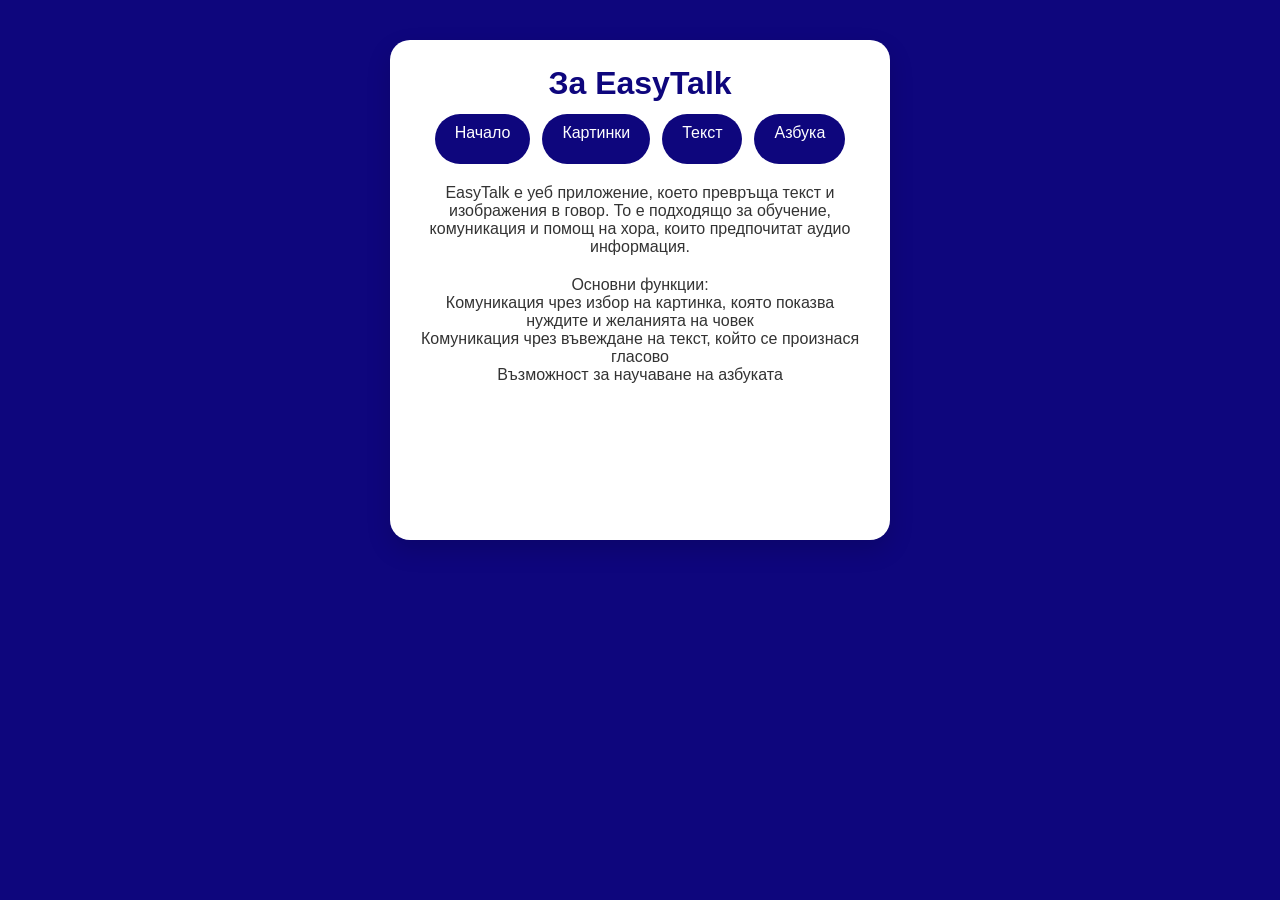
<file: about.html>
<!DOCTYPE html>
<html lang="bg">
<head>
    <meta charset="UTF-8">
    <meta name="viewport" content="width=device-width, initial-scale=1.0">
    <title>EasyTalk - За проекта</title>
    <link rel="stylesheet" href="style.css">
</head>
<body>
	
	<div class="container">
		<h1>За EasyTalk</h1>
	
		<div class="nav">
			<a href="index.html" class="btn">Начало</a>
			<a href="images.html" class="btn">Картинки</a>
			<a href="text.html" class="btn">Текст</a>
			<a href="alphabet.html" class="btn">Азбука</a>
		</div>

    <div class="card">
        <p>
            EasyTalk е уеб приложение, което превръща текст и изображения в говор.
            То е подходящо за обучение, комуникация и помощ на хора,
            които предпочитат аудио информация.
        </p>

        <p>
            Основни функции:
            <br>Комуникация чрез избор на картинка, която показва нуждите и желанията на човек
            <br>Комуникация чрез въвеждане на текст, който се произнася гласово
            <br>Възможност за научаване на азбуката
        </p>
    </div>
</div>

</body>
</html>
</file>
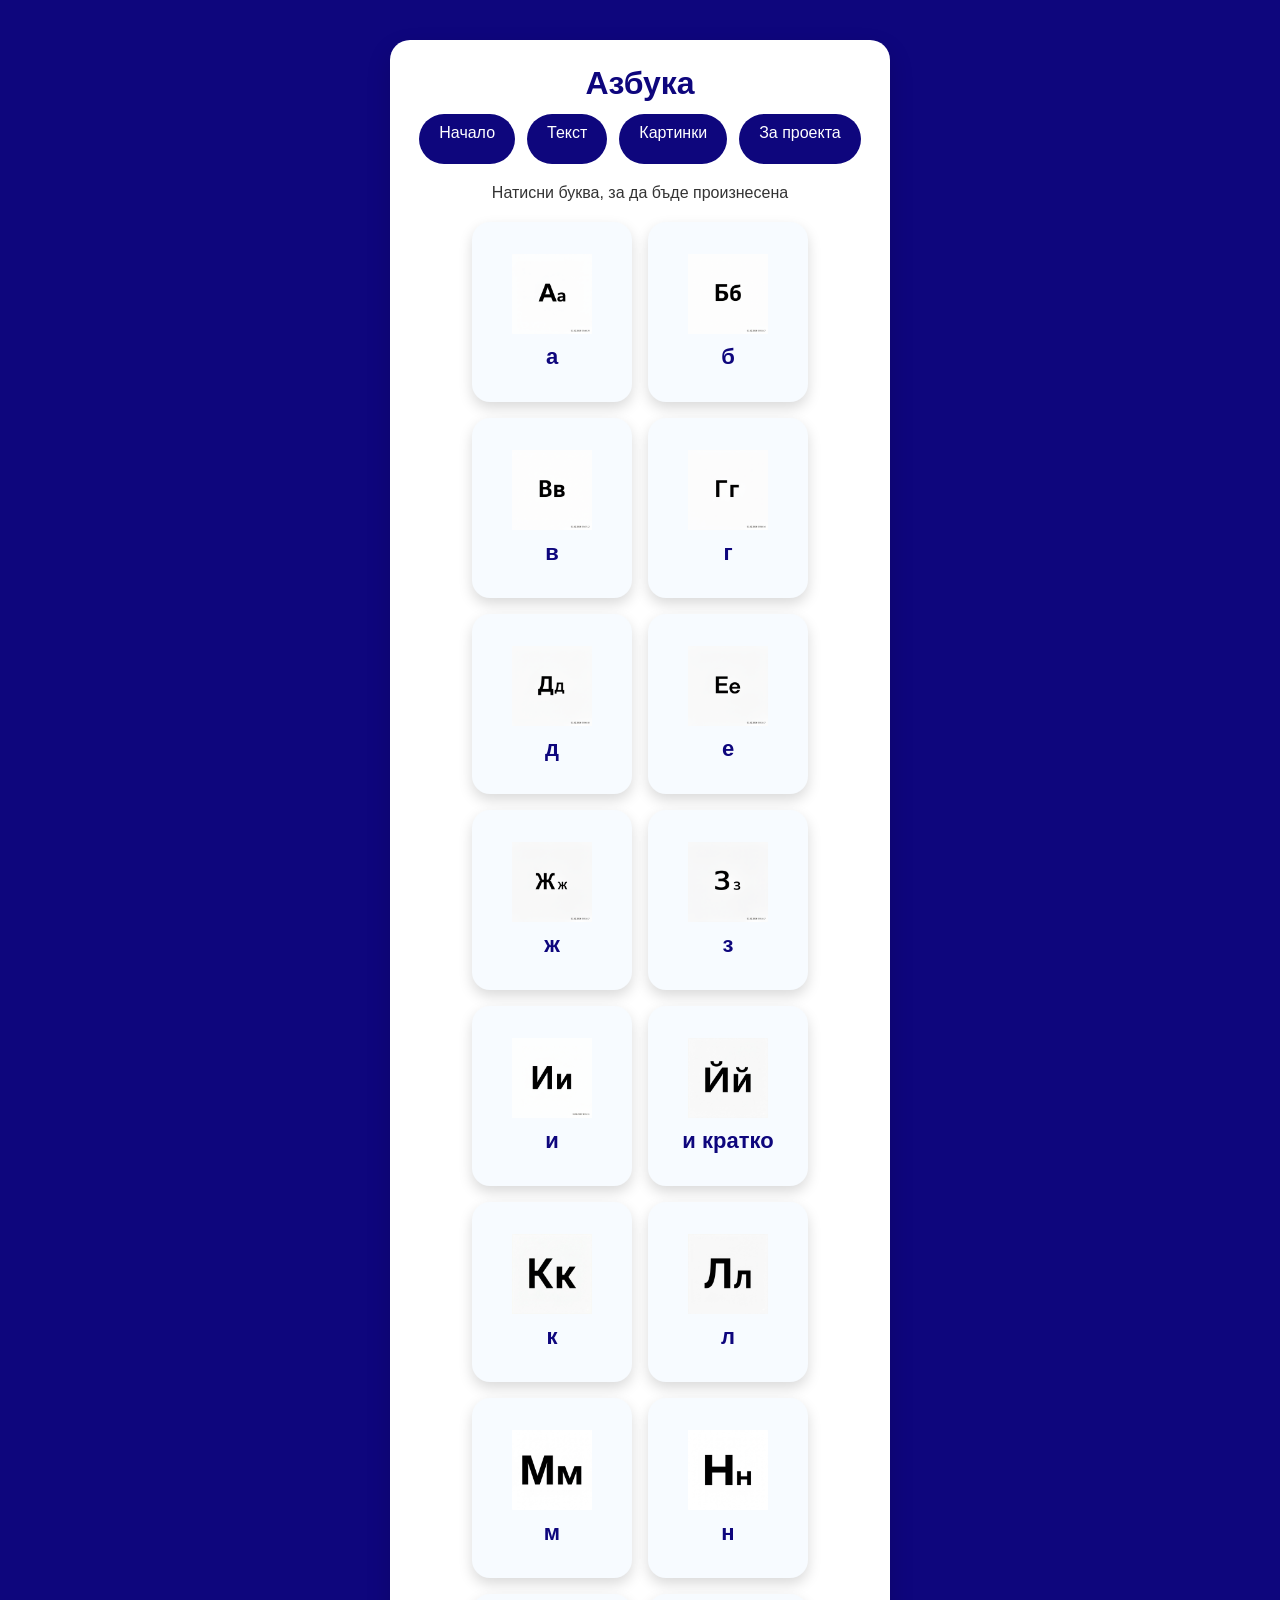
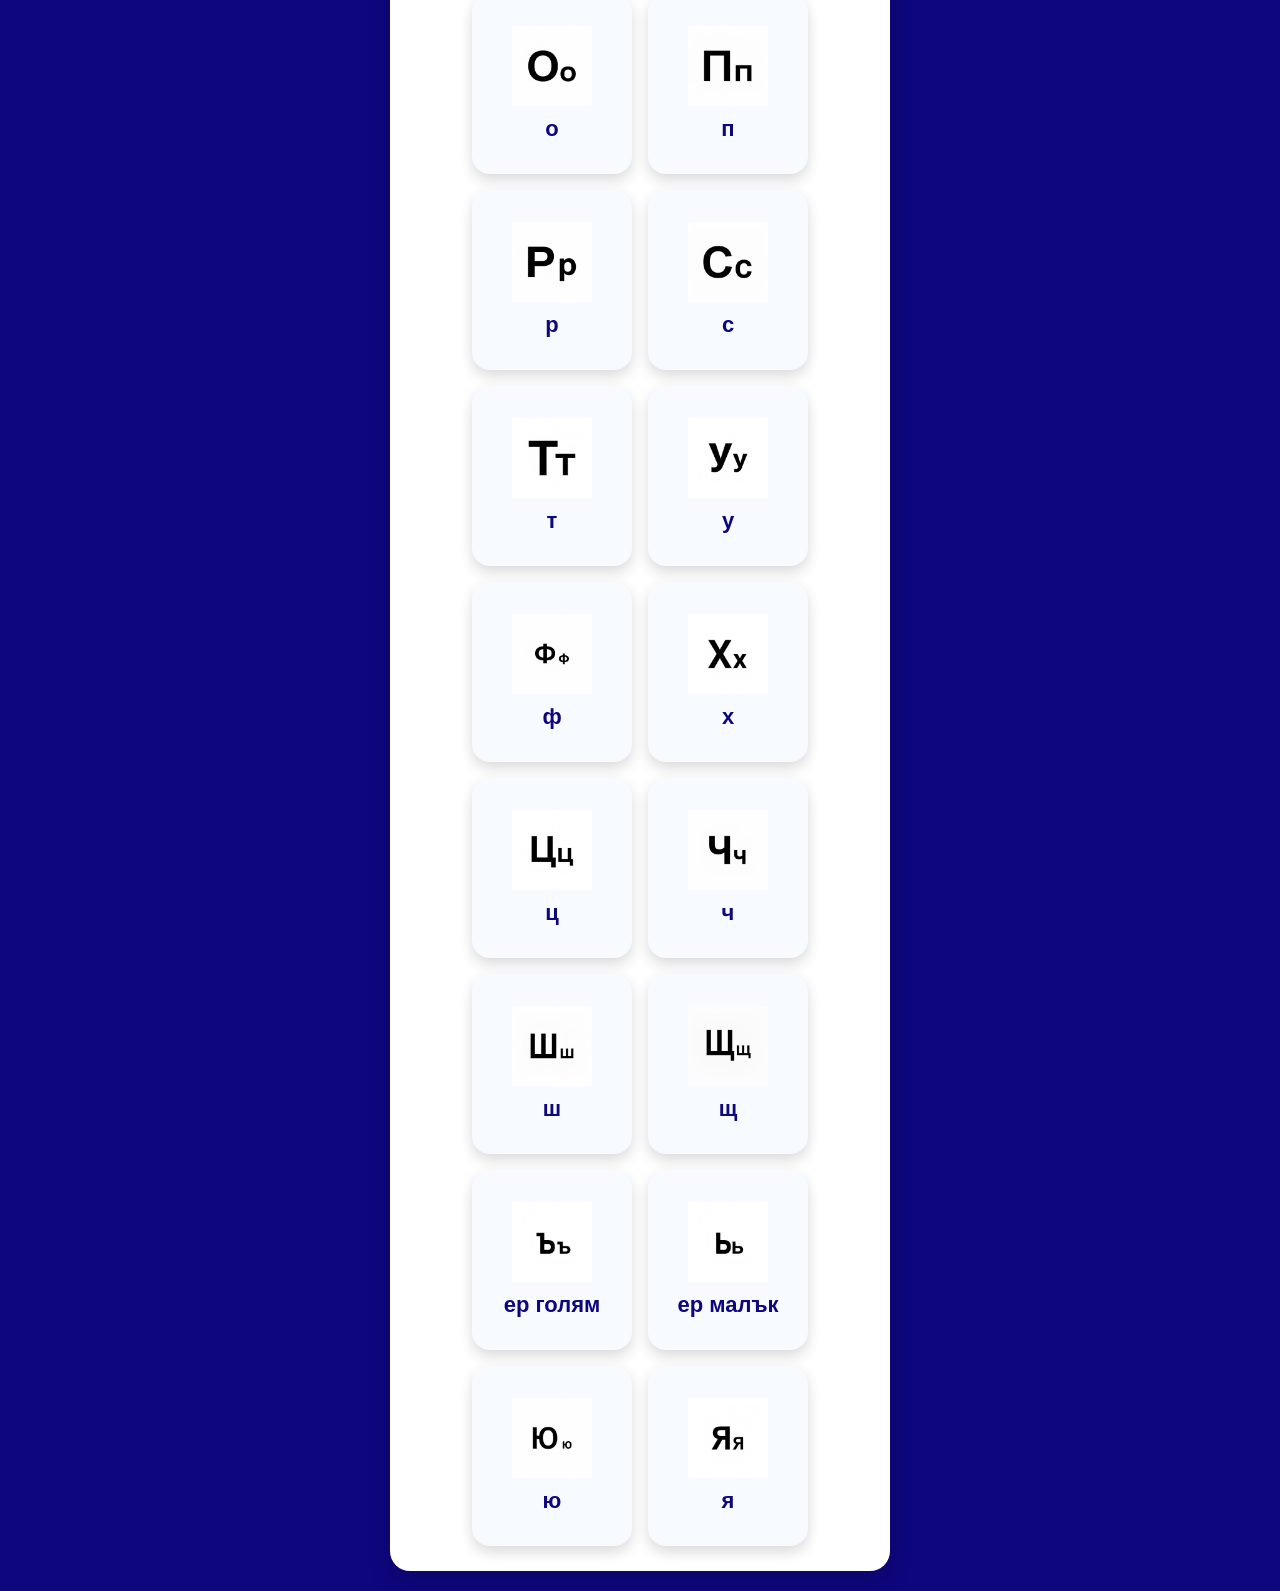
<file: alphabet.html>
<!DOCTYPE html>
<html lang="bg">
<head>
    <meta charset="UTF-8">
    <meta name="viewport" content="width=device-width, initial-scale=1.0">
	<meta name="referrer" content="no-referrer">
    <title>EasyTalk - Азбука</title>
    <link rel="stylesheet" href="style.css">
	<script src="js/tts.js" defer></script>
</head>
<body>

<div class="container">
    <h1>Азбука</h1>
	<div class="nav">
		<a href="index.html" class="btn">Начало</a>
        <a href="text.html" class="btn">Текст</a>
		<a href="images.html" class="btn">Картинки</a>
		<a href="about.html" class="btn">За проекта</a>
    </div>
    <p>Натисни буква, за да бъде произнесена</p>

    <div class="grid">

        <div class="image-card">
            <img src="alphabet/1_a.png" alt="а">
			<span>а</span>
        </div>
		<div class="image-card">
            <img src="alphabet/2_b.png" alt="б">
			<span>б</span>
        </div>
		<div class="image-card">
            <img src="alphabet/3_v.png" alt="в">
			<span>в</span>
        </div>
		<div class="image-card">
            <img src="alphabet/4_g.png" alt="г">
			<span>г</span>
        </div>
		<div class="image-card">
            <img src="alphabet/5_d.png" alt="д">
			<span>д</span>
        </div>
		<div class="image-card">
            <img src="alphabet/6_e.png" alt="е">
			<span>е</span>
        </div>
		<div class="image-card">
            <img src="alphabet/7_j.png" alt="ж">
			<span>ж</span>
        </div>
		<div class="image-card">
            <img src="alphabet/8_z.png" alt="з">
			<span>з</span>
        </div>
		<div class="image-card">
            <img src="alphabet/9_i.png" alt="и">
			<span>и</span>
        </div>
		<div class="image-card">
            <img src="alphabet/10_ikratko.png" alt="й">
			<span>и кратко</span>
        </div>
		<div class="image-card">
            <img src="alphabet/11_k.png" alt="к">
			<span>к</span>
        </div>
		<div class="image-card">
            <img src="alphabet/12_l.png" alt="л">
			<span>л</span>
        </div>
		<div class="image-card">
            <img src="alphabet/13_m.png" alt="м">
			<span>м</span>
        </div>
		<div class="image-card">
            <img src="alphabet/14_n.png" alt="н">
			<span>н</span>
        </div>
		<div class="image-card">
            <img src="alphabet/15_o.png" alt="о">
			<span>о</span>
        </div>
		<div class="image-card">
            <img src="alphabet/16_p.png" alt="п">
			<span>п</span>
        </div>
		<div class="image-card">
            <img src="alphabet/17_r.png" alt="р">
			<span>р</span>
        </div>
		<div class="image-card">
            <img src="alphabet/18_s.png" alt="с">
			<span>с</span>
        </div>
		<div class="image-card">
            <img src="alphabet/19_t.png" alt="т">
			<span>т</span>
        </div>
		<div class="image-card">
            <img src="alphabet/20_u.png" alt="у">
			<span>у</span>
        </div>
		<div class="image-card">
            <img src="alphabet/21_f.png" alt="ф">
			<span>ф</span>
        </div>
		<div class="image-card">
            <img src="alphabet/22_h.png" alt="х">
			<span>х</span>
        </div>
		<div class="image-card">
            <img src="alphabet/23_c.png" alt="ц">
			<span>ц</span>
        </div>
		<div class="image-card">
            <img src="alphabet/24_ch.png" alt="ч">
			<span>ч</span>
        </div>
		<div class="image-card">
            <img src="alphabet/25_sh.png" alt="ш">
			<span>ш</span>
        </div>
		<div class="image-card">
            <img src="alphabet/26_sht.png" alt="щ">
			<span>щ</span>
        </div>
		<div class="image-card">
            <img src="alphabet/27_y.png" alt="ъ">
			<span>ер голям</span>
        </div>
		<div class="image-card">
            <img src="alphabet/28_er_malyk.png" alt="ь">
			<span>ер малък</span>
        </div>
		<div class="image-card">
            <img src="alphabet/29_iu.png" alt="ю">
			<span>ю</span>
        </div>
		<div class="image-card">
            <img src="alphabet/30_q.png" alt="я">
			<span>я</span>
        </div>
    </div>

</div>

<audio id="audio"></audio>

<script>
const cards = document.querySelectorAll('.image-card');
const audio = document.getElementById('audio');

cards.forEach(card => {
    card.addEventListener('click', () => {
        const text = card.querySelector('span').innerText;

        const url =
          "https://translate.google.com/translate_tts?ie=UTF-8&tl=bg&client=tw-ob&q=" +
          encodeURIComponent(text);

        audio.src = url;
        audio.play();
    });
});
</script>

</body>
</html>
</file>
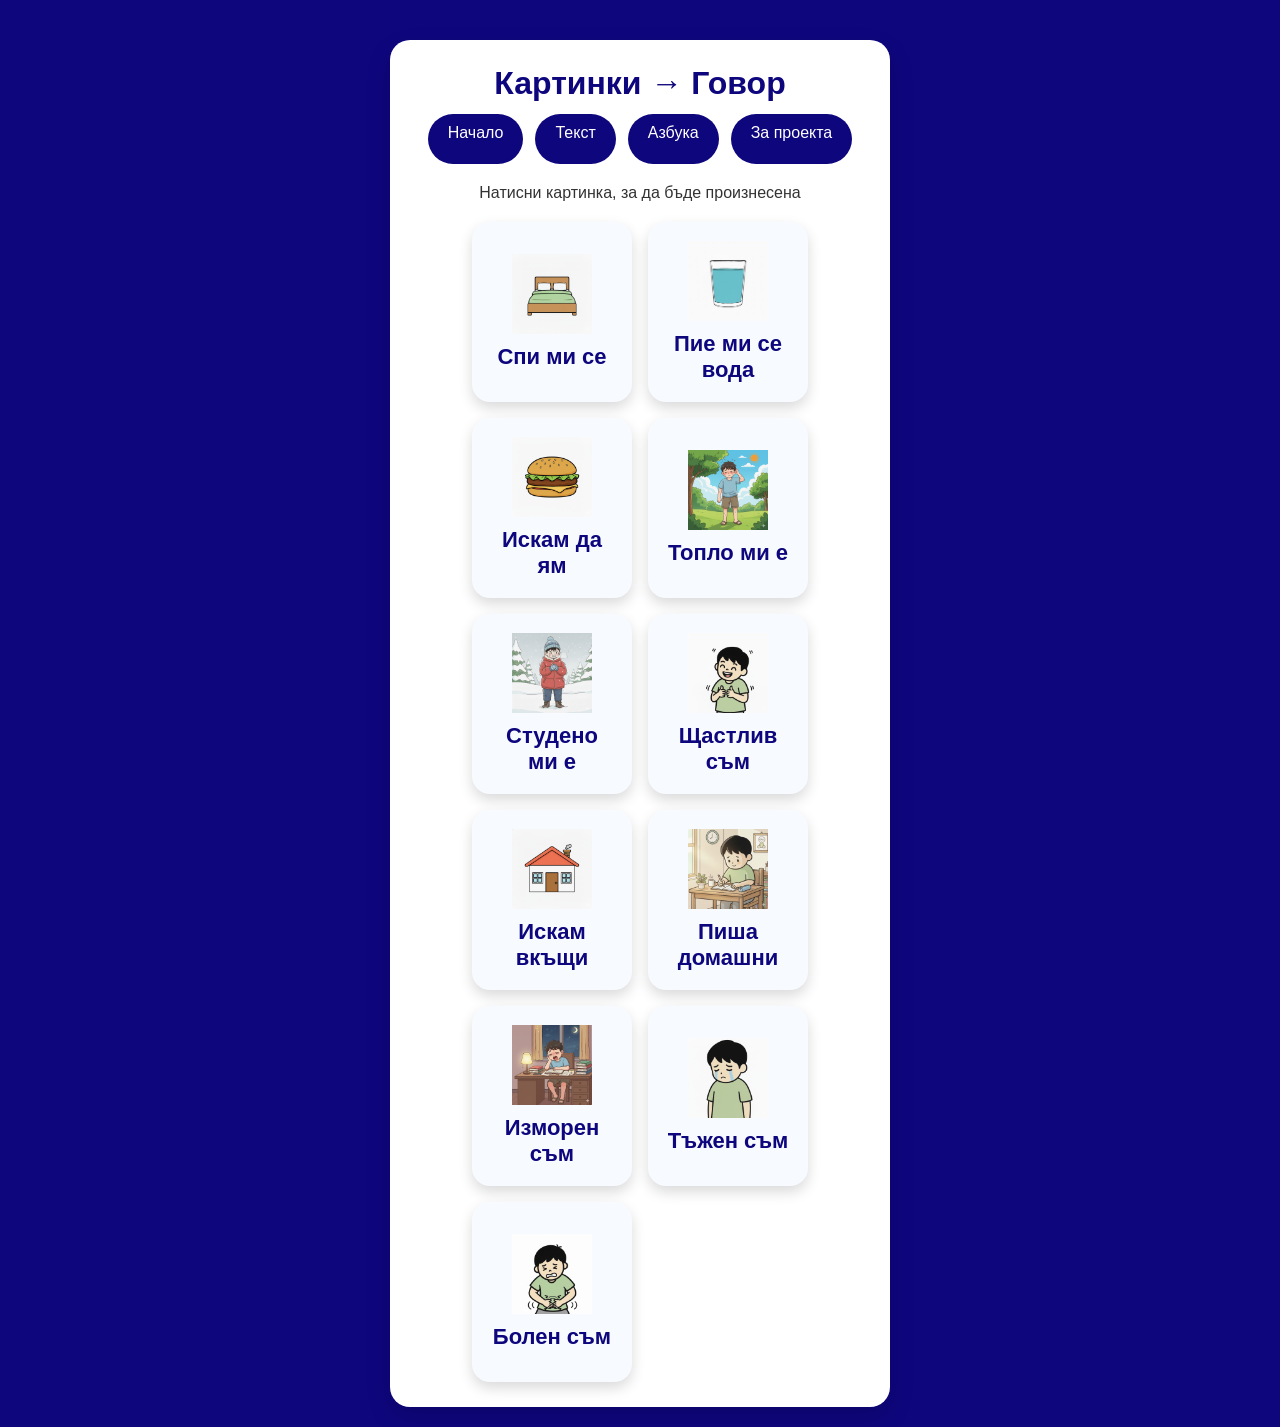
<file: images.html>
<!DOCTYPE html>
<html lang="bg">
<head>
    <meta charset="UTF-8">
    <meta name="viewport" content="width=device-width, initial-scale=1.0">
	<meta name="referrer" content="no-referrer">
    <title>EasyTalk - Картинки</title>
    <link rel="stylesheet" href="style.css">
</head>
<body>

<div class="container">
    <h1>Картинки → Говор</h1>
	<div class="nav">
        <a href="index.html" class="btn">Начало</a>
        <a href="text.html" class="btn">Текст</a>
		<a href="alphabet.html" class="btn">Азбука</a>
		<a href="about.html" class="btn">За проекта</a>
    </div>
    <p>Натисни картинка, за да бъде произнесена</p>

    <div class="grid">

        <div class="image-card">
            <img src="images/bed.jpg" alt="Спи ми се">
            <span>Спи ми се</span>
        </div>

        <div class="image-card">
            <img src="images/water.jpg" alt="Пие ми се вода">
            <span>Пие ми се вода</span>
        </div>

        <div class="image-card">
            <img src="images/food.jpg" alt="Искам да ям">
            <span>Искам да ям</span>
        </div>

        <div class="image-card">
            <img src="images/hot.jpg" alt="Топло ми е">
            <span>Топло ми е</span>
        </div>
		
		<div class="image-card">
            <img src="images/cold.jpg" alt="Студено ми е">
            <span>Студено ми е</span>
        </div>
		
		<div class="image-card">
            <img src="images/happy.jpg" alt="Щастлив съм">
            <span>Щастлив съм</span>
        </div>
		
		<div class="image-card">
            <img src="images/home.jpg" alt="Искам вкъщи">
            <span>Искам вкъщи</span>
        </div>
		
		<div class="image-card">
            <img src="images/homework.jpg" alt="Пиша домашни">
            <span>Пиша домашни</span>
        </div>
		
		<div class="image-card">
            <img src="images/tired.jpg" alt="Изморен съм">
            <span>Изморен съм</span>
        </div>
		
		<div class="image-card">
            <img src="images/sad.jpg" alt="Тъжен съм">
            <span>Тъжен съм</span>
        </div>
		
		<div class="image-card">
            <img src="images/ill.jpg" alt="Болен съм">
            <span>Болен съм</span>
        </div>
    </div>

</div>

<audio id="audio"></audio>

<script>
const cards = document.querySelectorAll('.image-card');
const audio = document.getElementById('audio');

cards.forEach(card => {
    card.addEventListener('click', () => {
        const text = card.querySelector('span').innerText;

        const url =
          "https://translate.google.com/translate_tts?ie=UTF-8&tl=bg&client=tw-ob&q=" +
          encodeURIComponent(text);

        audio.src = url;
        audio.play();
    });
});
</script>

</body>
</html>
</file>
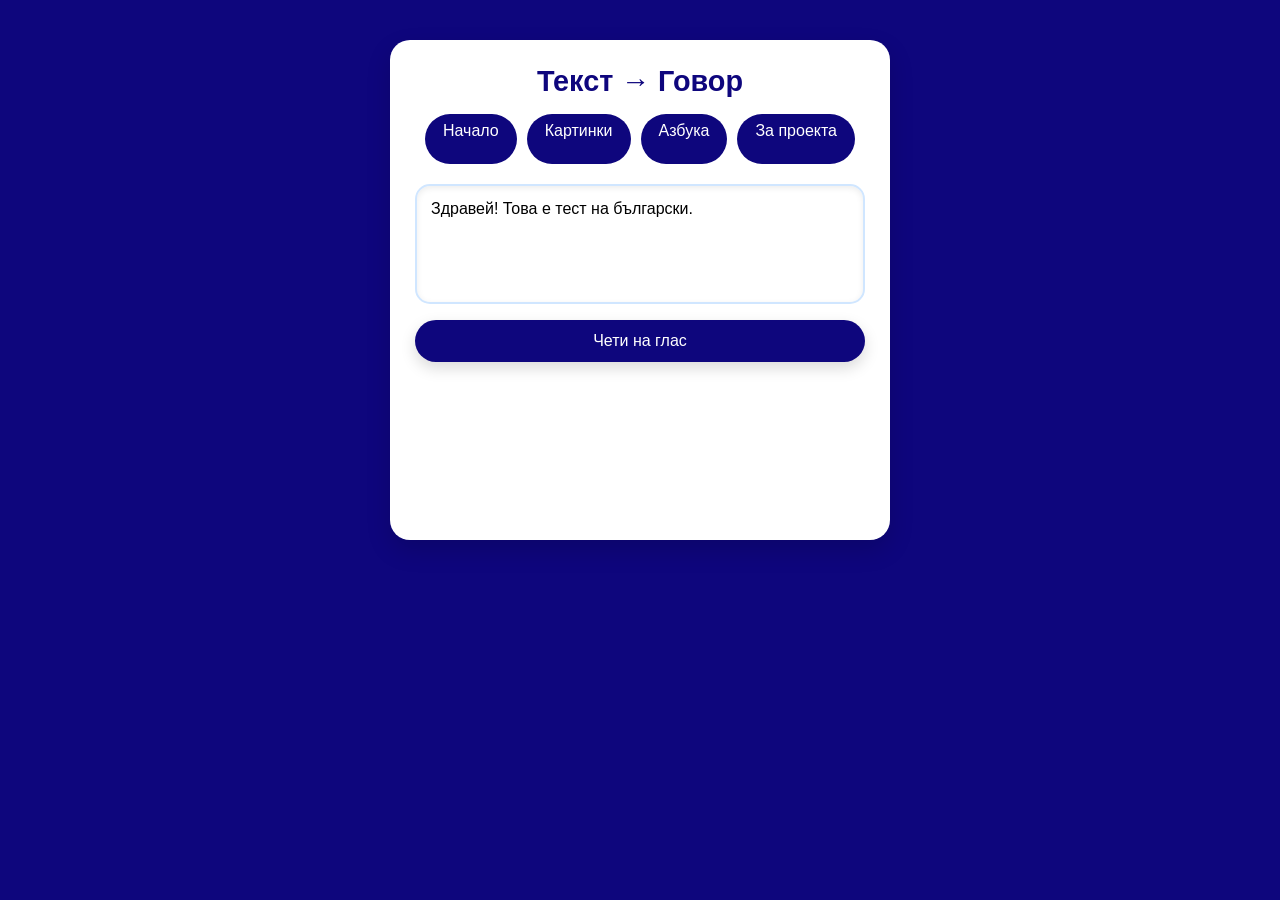
<file: text.html>
<!DOCTYPE html>
<html lang="bg">
<head>
<meta charset="UTF-8">
<meta name="referrer" content="no-referrer">
<title>Български TTS – Чети на глас</title>
<script src="js/tts.js" defer></script>
<link rel="stylesheet" href="style.css">
<style>
/* BODY - започва отгоре, не центрира вертикално */
body {
    background: #0E067D;
    min-height: 100vh;
    display: flex;
    justify-content: center; /* хоризонтално центриране */
    align-items: flex-start; /* започва отгоре */
    padding: 20px 0;
    margin: 0;
}

/* CONTAINER */
.container {
    background: #ffffff;
    padding: 25px;
    border-radius: 20px;
    width: 90%;
    max-width: 500px;
    box-shadow: 0 10px 25px rgba(0,0,0,0.15);
    text-align: center;
    margin-top: 20px; /* еднакво начало за всички страници */
}

/* HEADINGS */
h2 {
    color: #0E067D;
    margin-bottom: 16px;
    font-size: 1.8rem;
}

/* NAVIGATION */
.nav {
    display: flex;
    justify-content: center;
    gap: 10px;
    flex-wrap: wrap;
    margin-bottom: 20px;
    min-height: 50px;
}

.nav .btn {
    background: #0E067D;
    color: white;
    padding: 8px 18px;
    border-radius: 30px;
    text-decoration: none;
    font-size: 1rem;
    white-space: nowrap;
    transition: 0.2s;
}

.nav .btn:hover {
    transform: translateY(-2px);
    box-shadow: 0 6px 14px rgba(0,0,0,0.25);
}

/* TEXTAREA */
textarea {
    width: 100%;
    height: 120px;
    font-size: 16px;
    padding: 14px;
    margin-bottom: 16px;
    border-radius: 15px;
    border: 2px solid #d0e6ff;
    resize: none;
    outline: none;
    box-shadow: inset 0 2px 6px rgba(0,0,0,0.08);
    background: #ffffff;
    transition: all 0.3s ease;
}

textarea:focus {
    border-color: #7eaaf2;
    box-shadow: 0 0 0 3px rgba(126,170,242,0.3);
}

/* BUTTON */
button {
    width: 100%;
    background: #0E067D;
    color: white;
    font-size: 16px;
    padding: 12px;
    border-radius: 30px;
    border: none;
    cursor: pointer;
    box-shadow: 0 6px 15px rgba(0,0,0,0.15);
    transition: transform 0.2s ease, box-shadow 0.2s ease;
    margin-bottom: 20px;
}

button:hover {
    transform: translateY(-2px);
    box-shadow: 0 10px 20px rgba(0,0,0,0.2);
}

button:active {
    transform: scale(0.97);
}

/* MOBILE */
@media (max-width: 480px) {
    .container {
        width: 95%;
        padding: 16px;
    }

    h2 {
        font-size: 1.4rem;
    }

    textarea {
        height: 100px;
        font-size: 14px;
    }

    button {
        font-size: 14px;
        padding: 10px;
    }

    .nav .btn {
        font-size: 13px;
        padding: 6px 12px;
    }
}
</style>
</head>
<body>

<div class="container">
    <h2>Текст → Говор</h2>
	<div class="nav">
        <a href="index.html" class="btn">Начало</a>
        <a href="images.html" class="btn">Картинки</a>
		<a href="alphabet.html" class="btn">Азбука</a>
		<a href="about.html" class="btn">За проекта</a>
    </div>
    <textarea id="text">Здравей! Това е тест на български.</textarea>
    <button onclick="speak()">Чети на глас</button>

    <audio id="audio" hidden></audio>
</div>

<script>
function speak() {
    const text = document.getElementById("text").value.trim();
    if (!text) return;

    const url = "https://translate.google.com/translate_tts?ie=UTF-8&tl=bg&client=tw-ob&q=" 
                + encodeURIComponent(text);

    const audio = document.getElementById("audio");
    audio.src = url;
    audio.play();
}
</script>

</body>
</html>
</file>
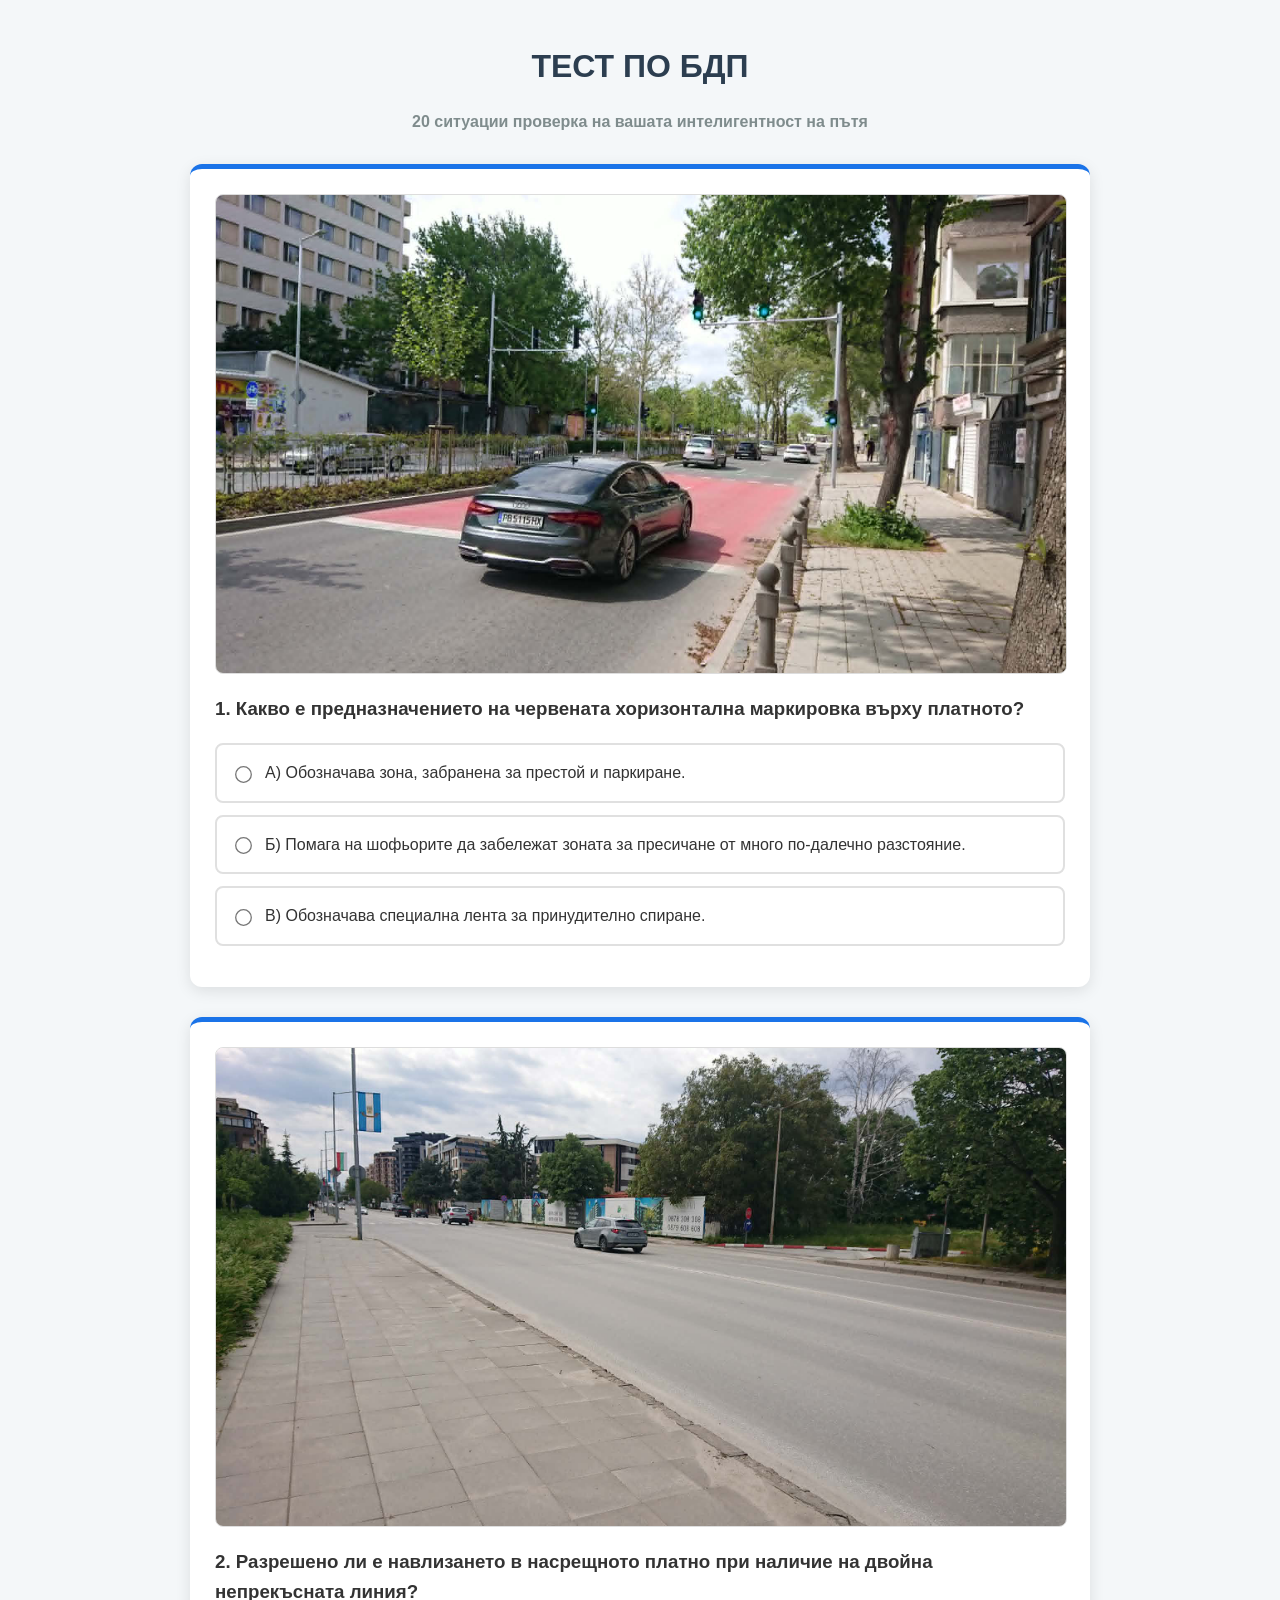
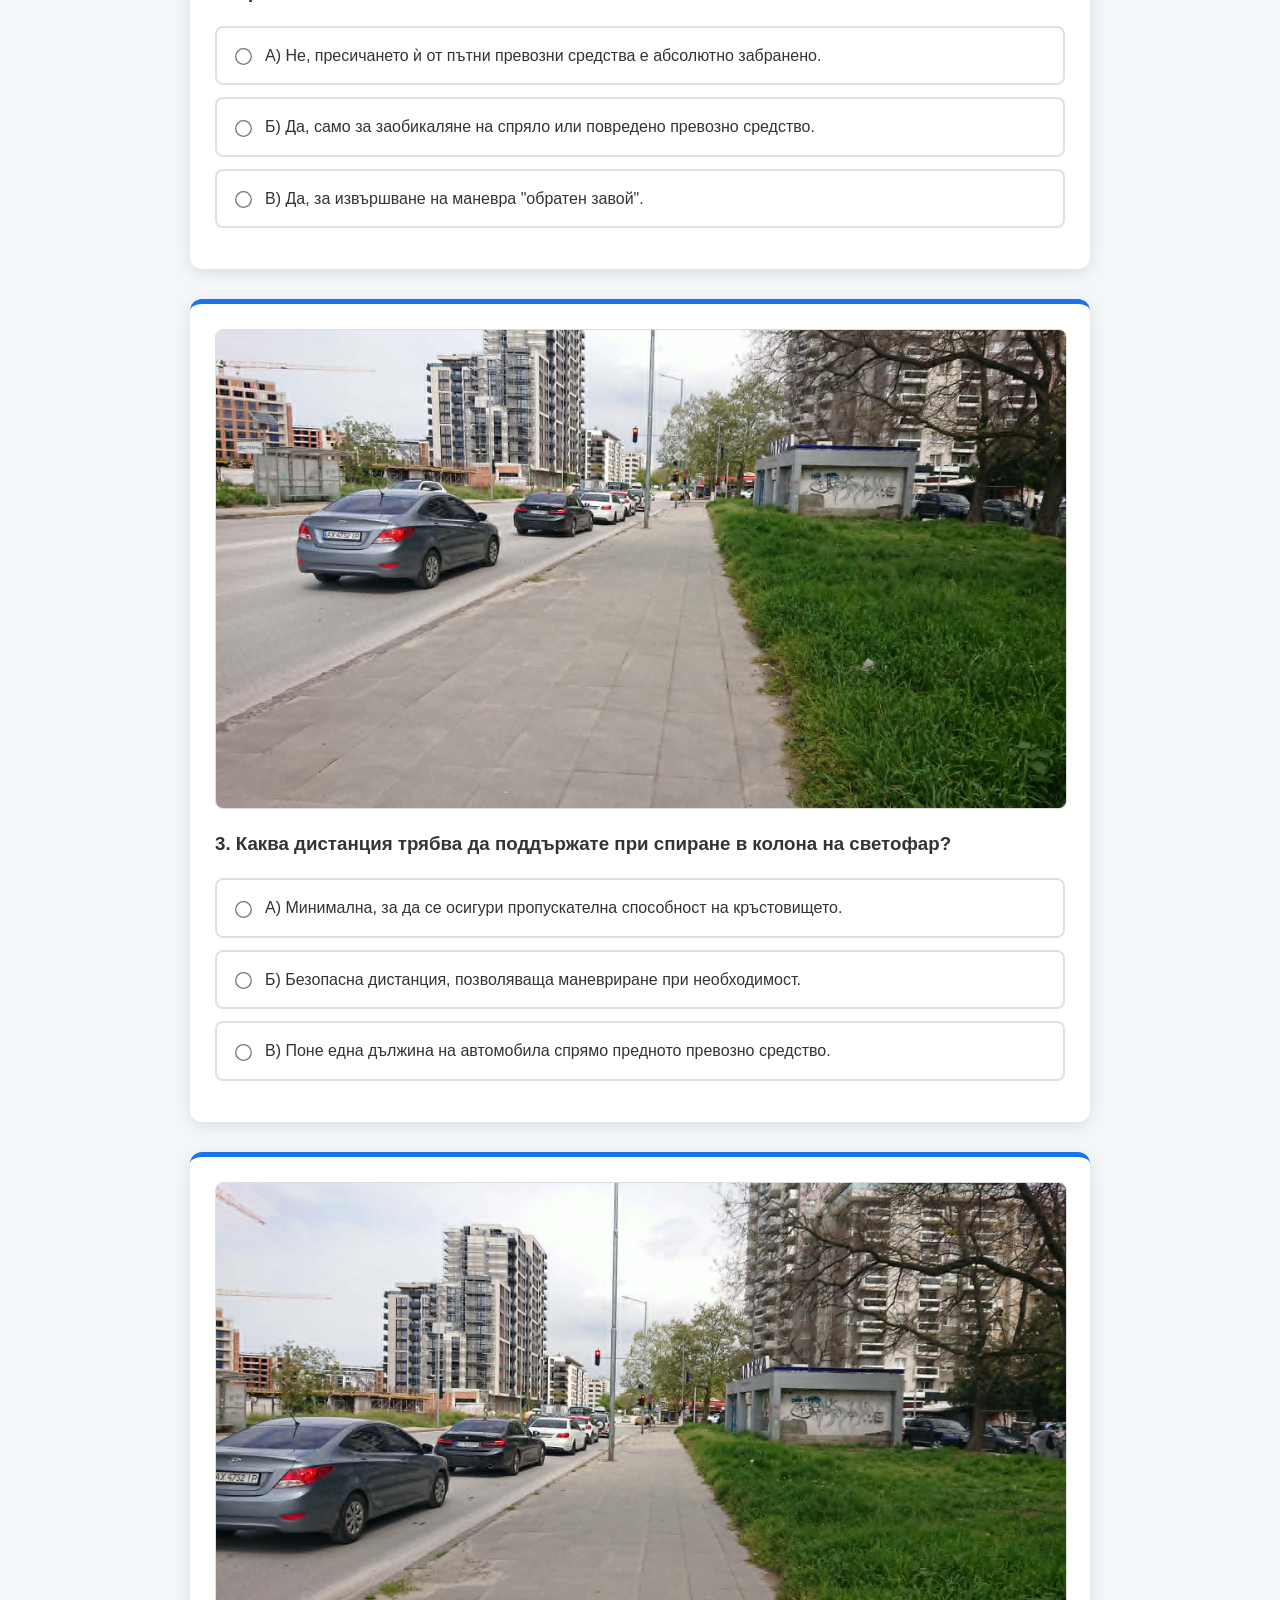
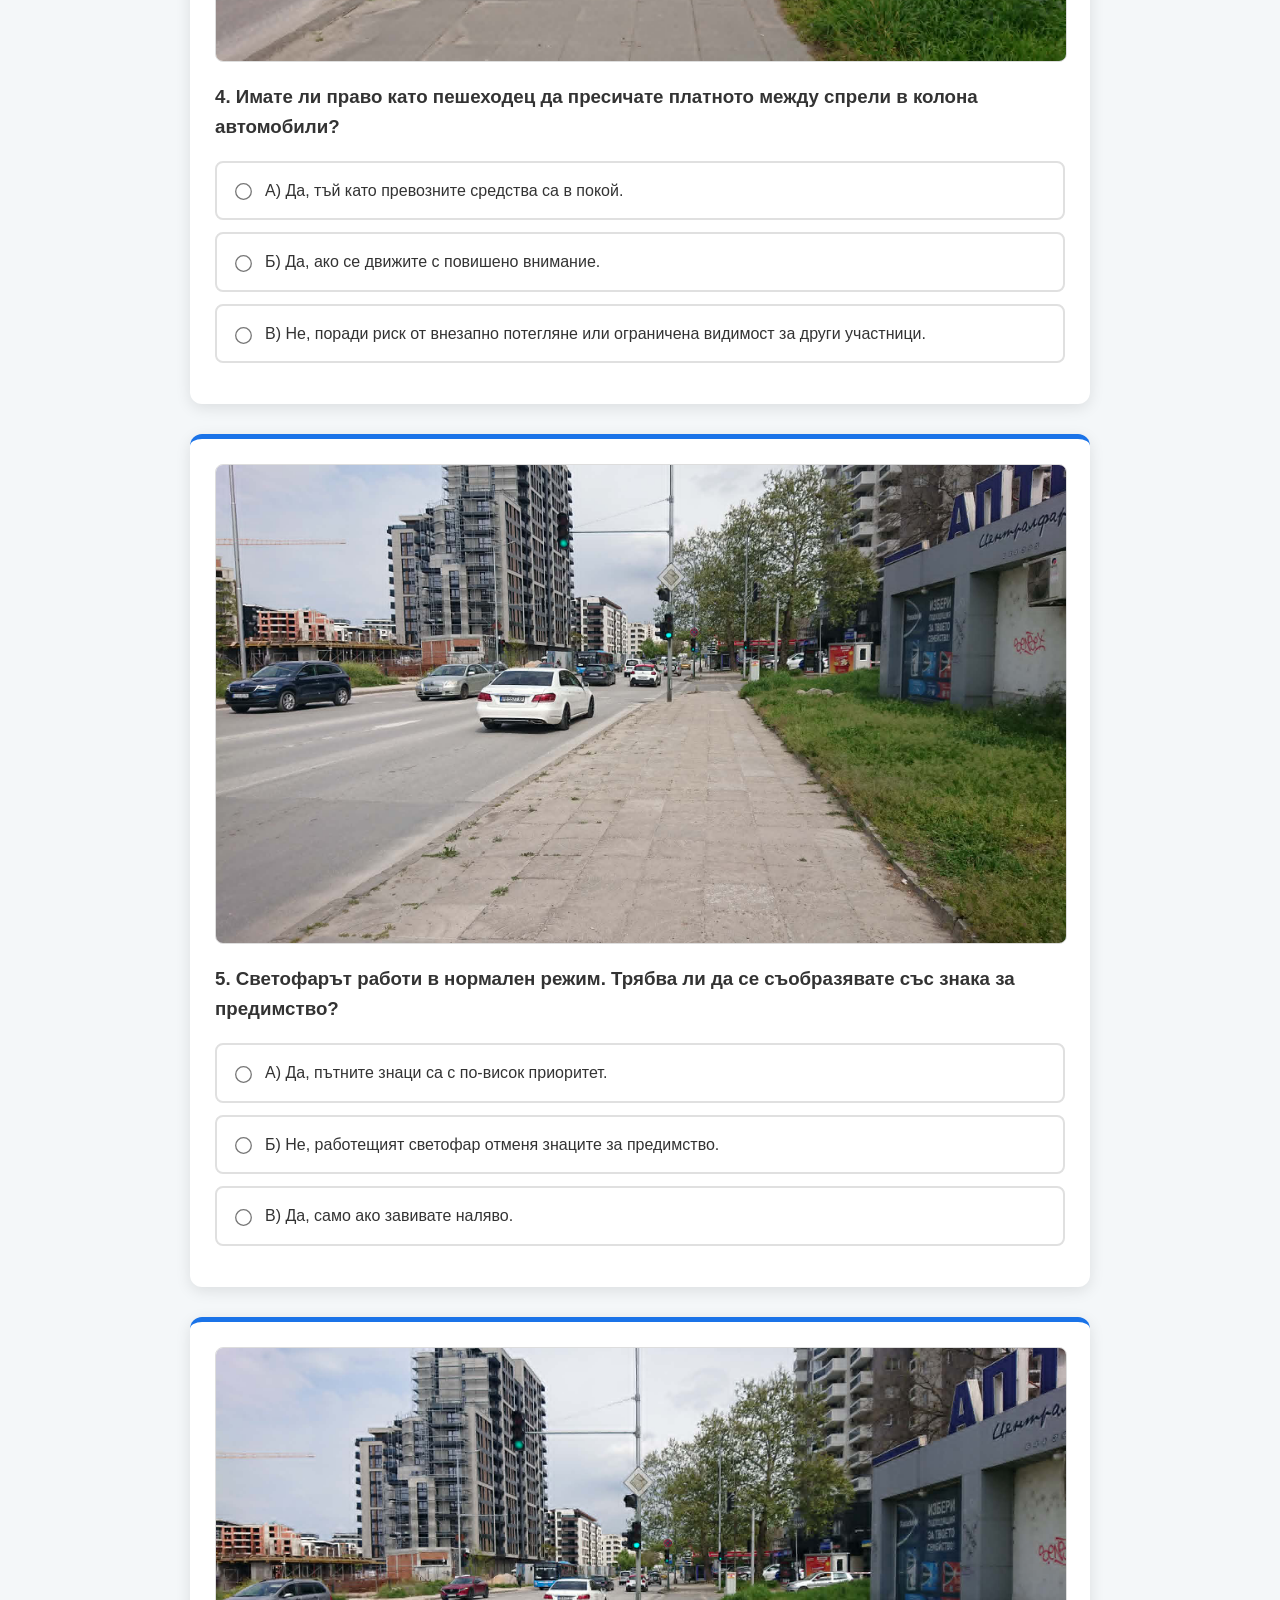
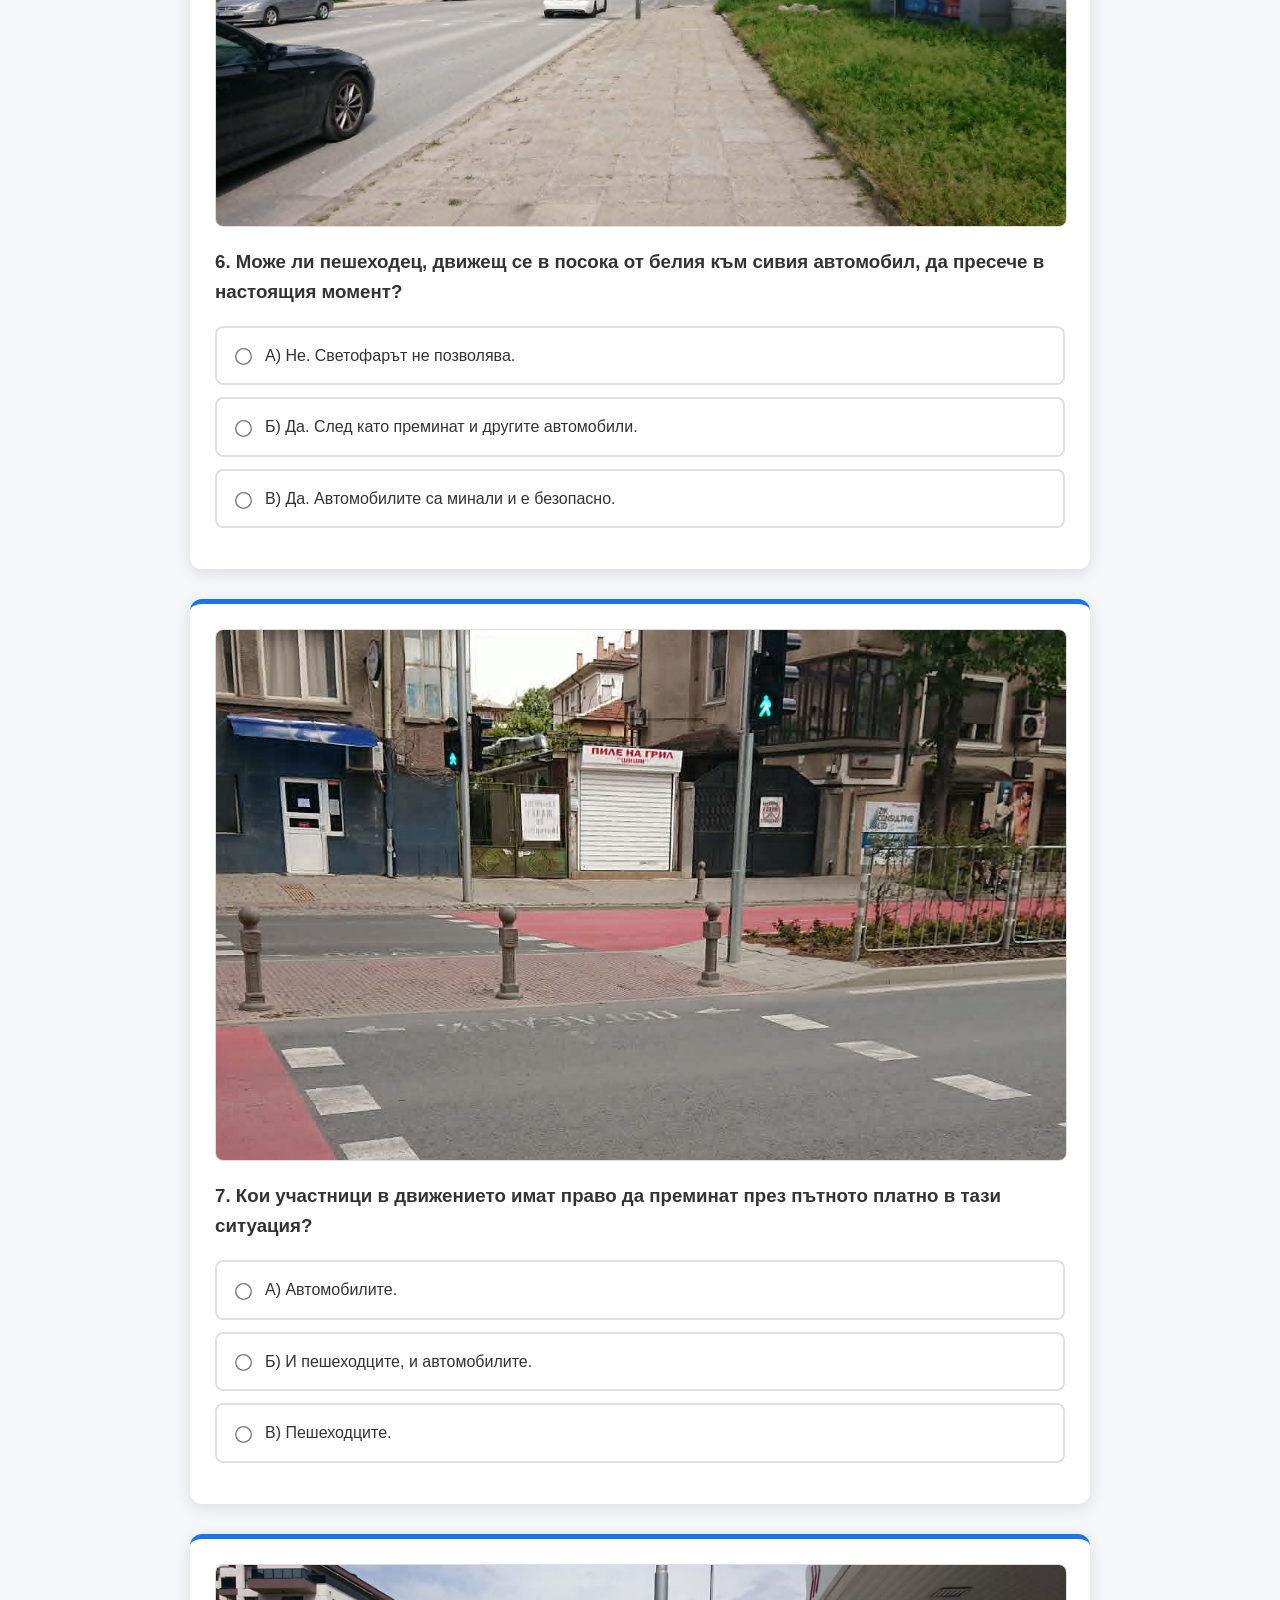
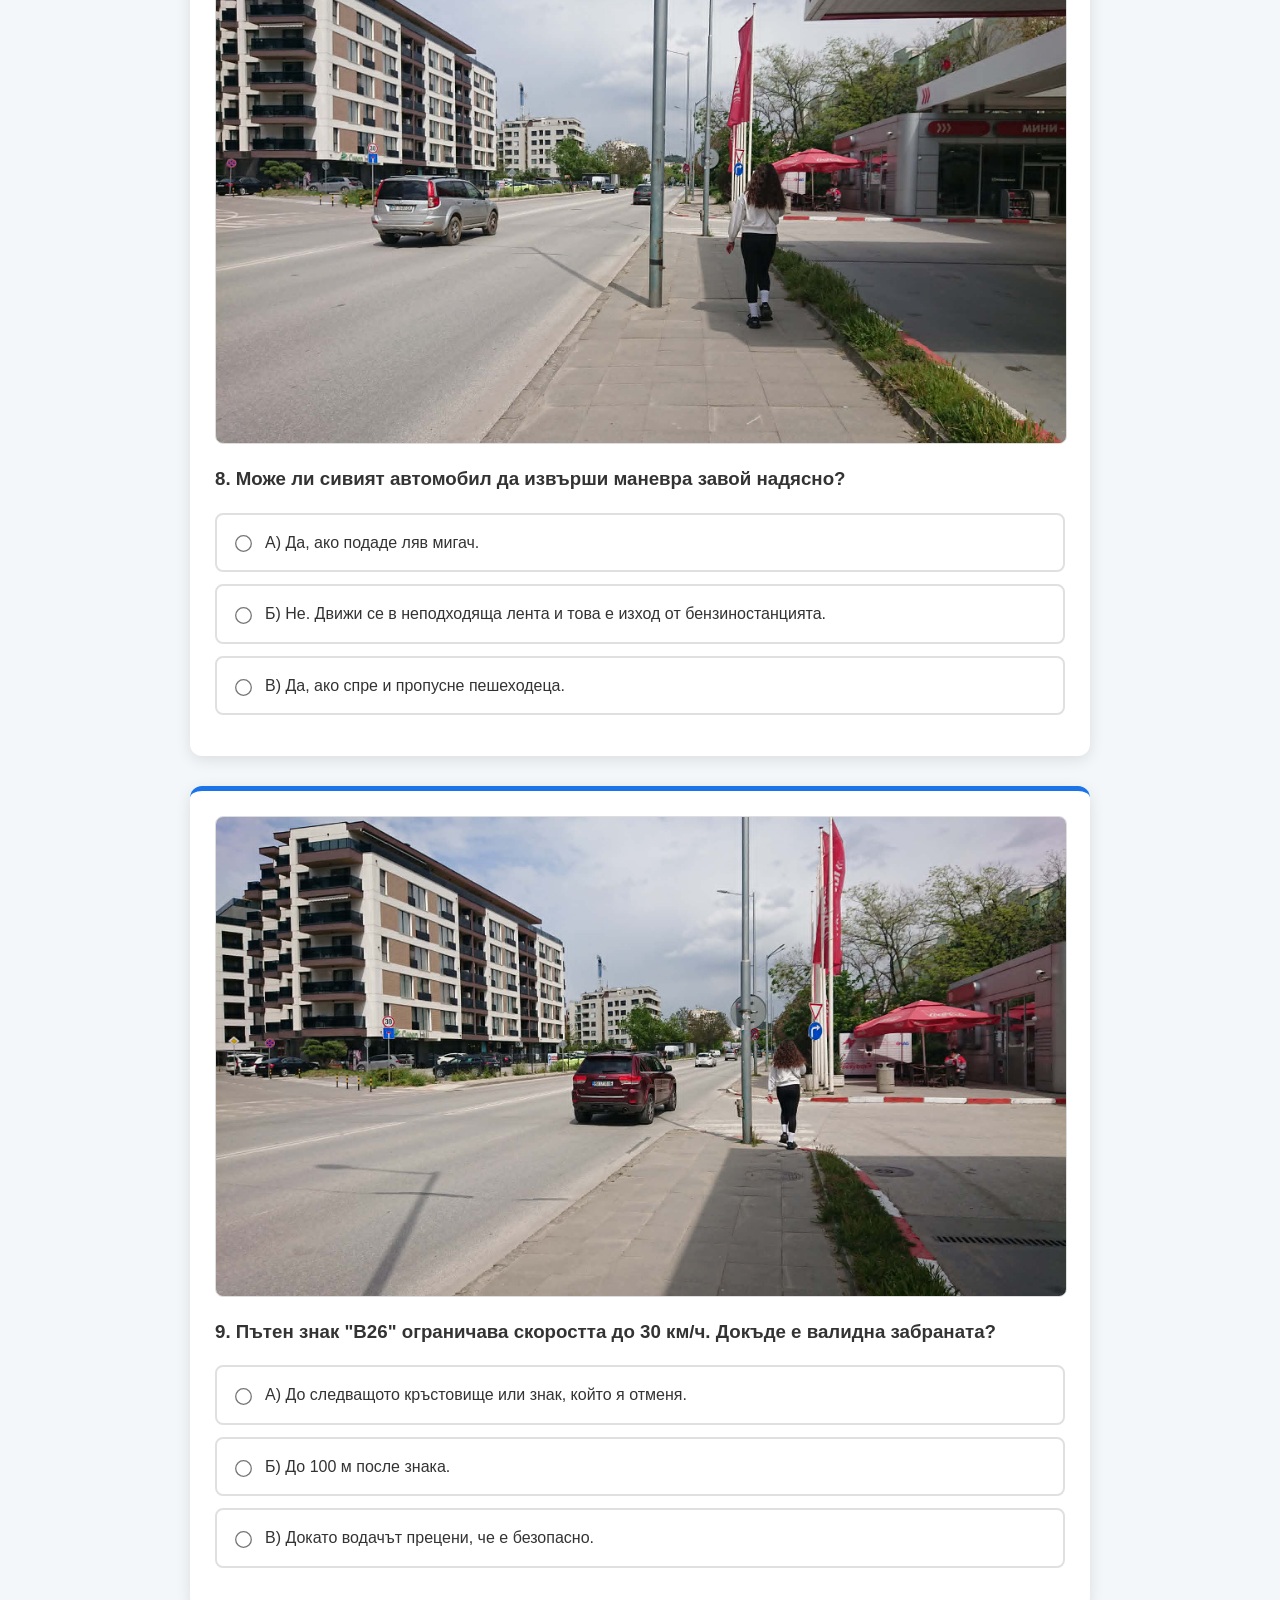
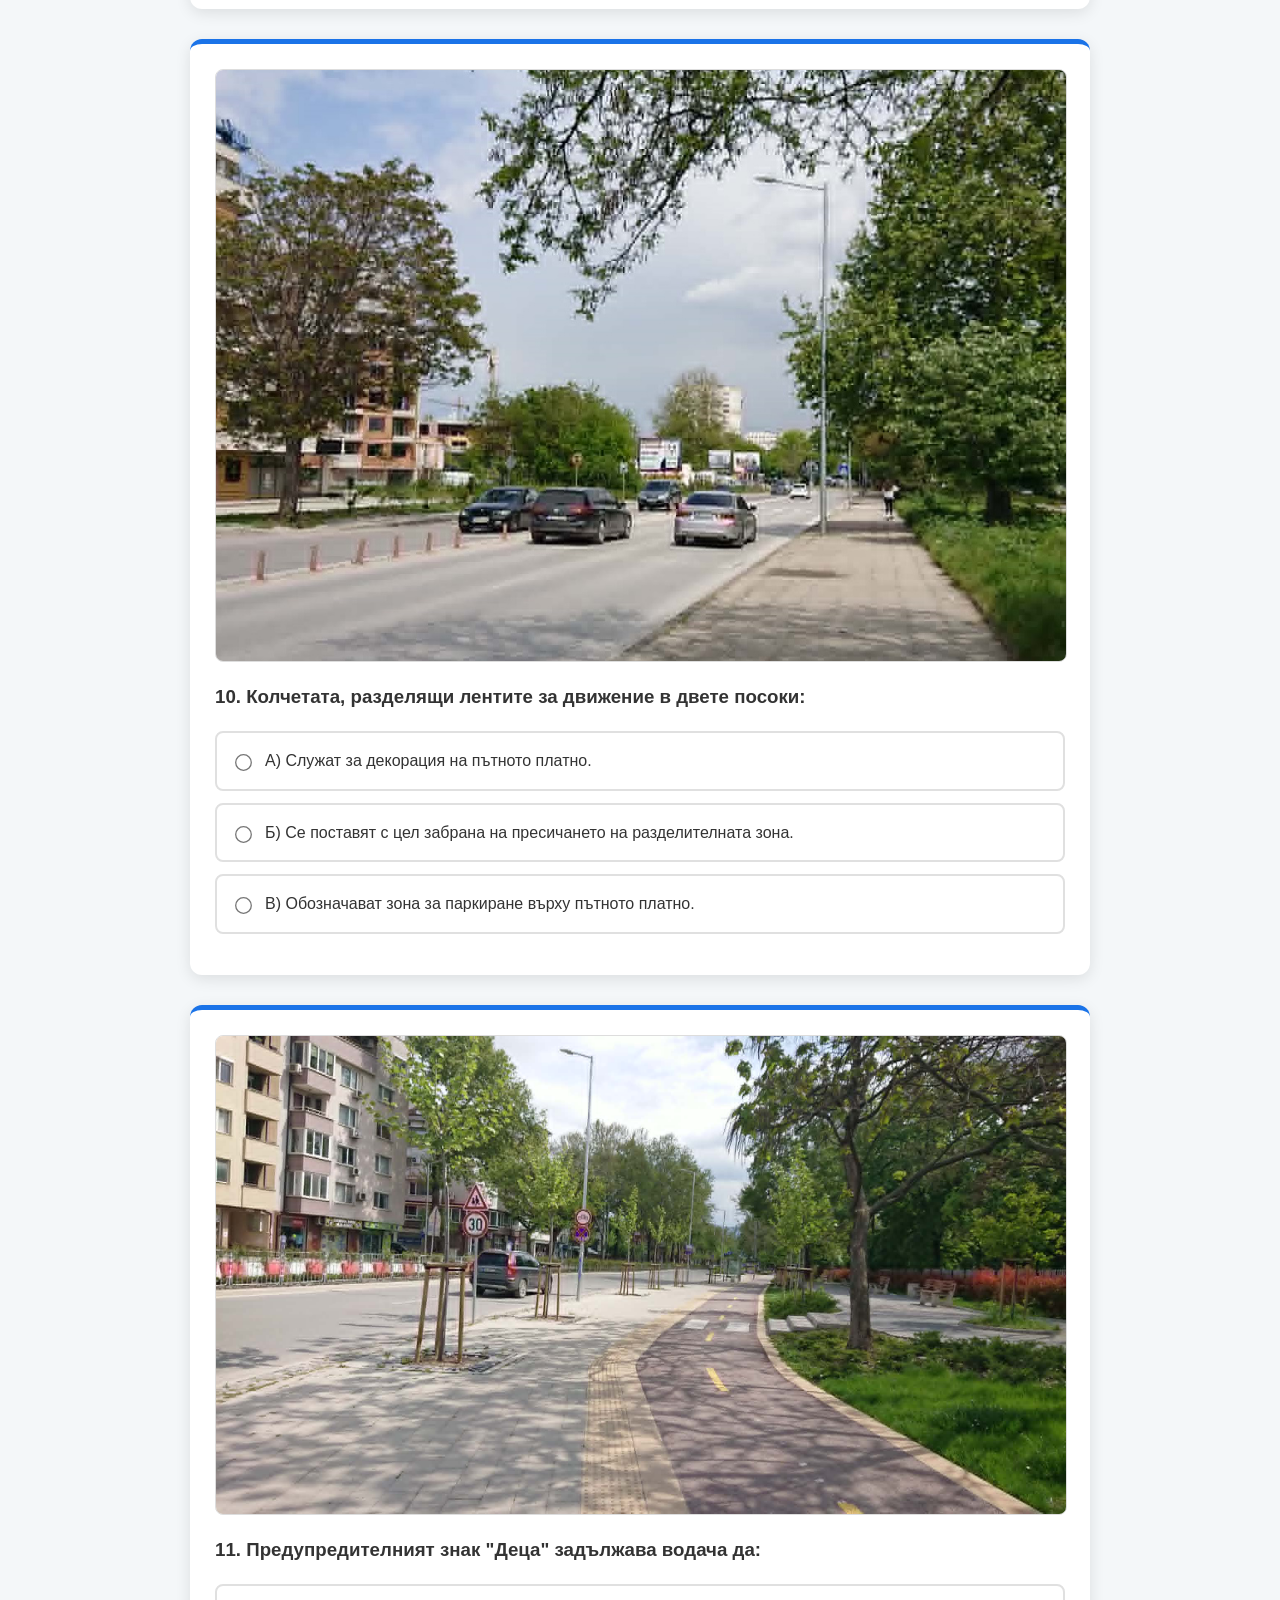
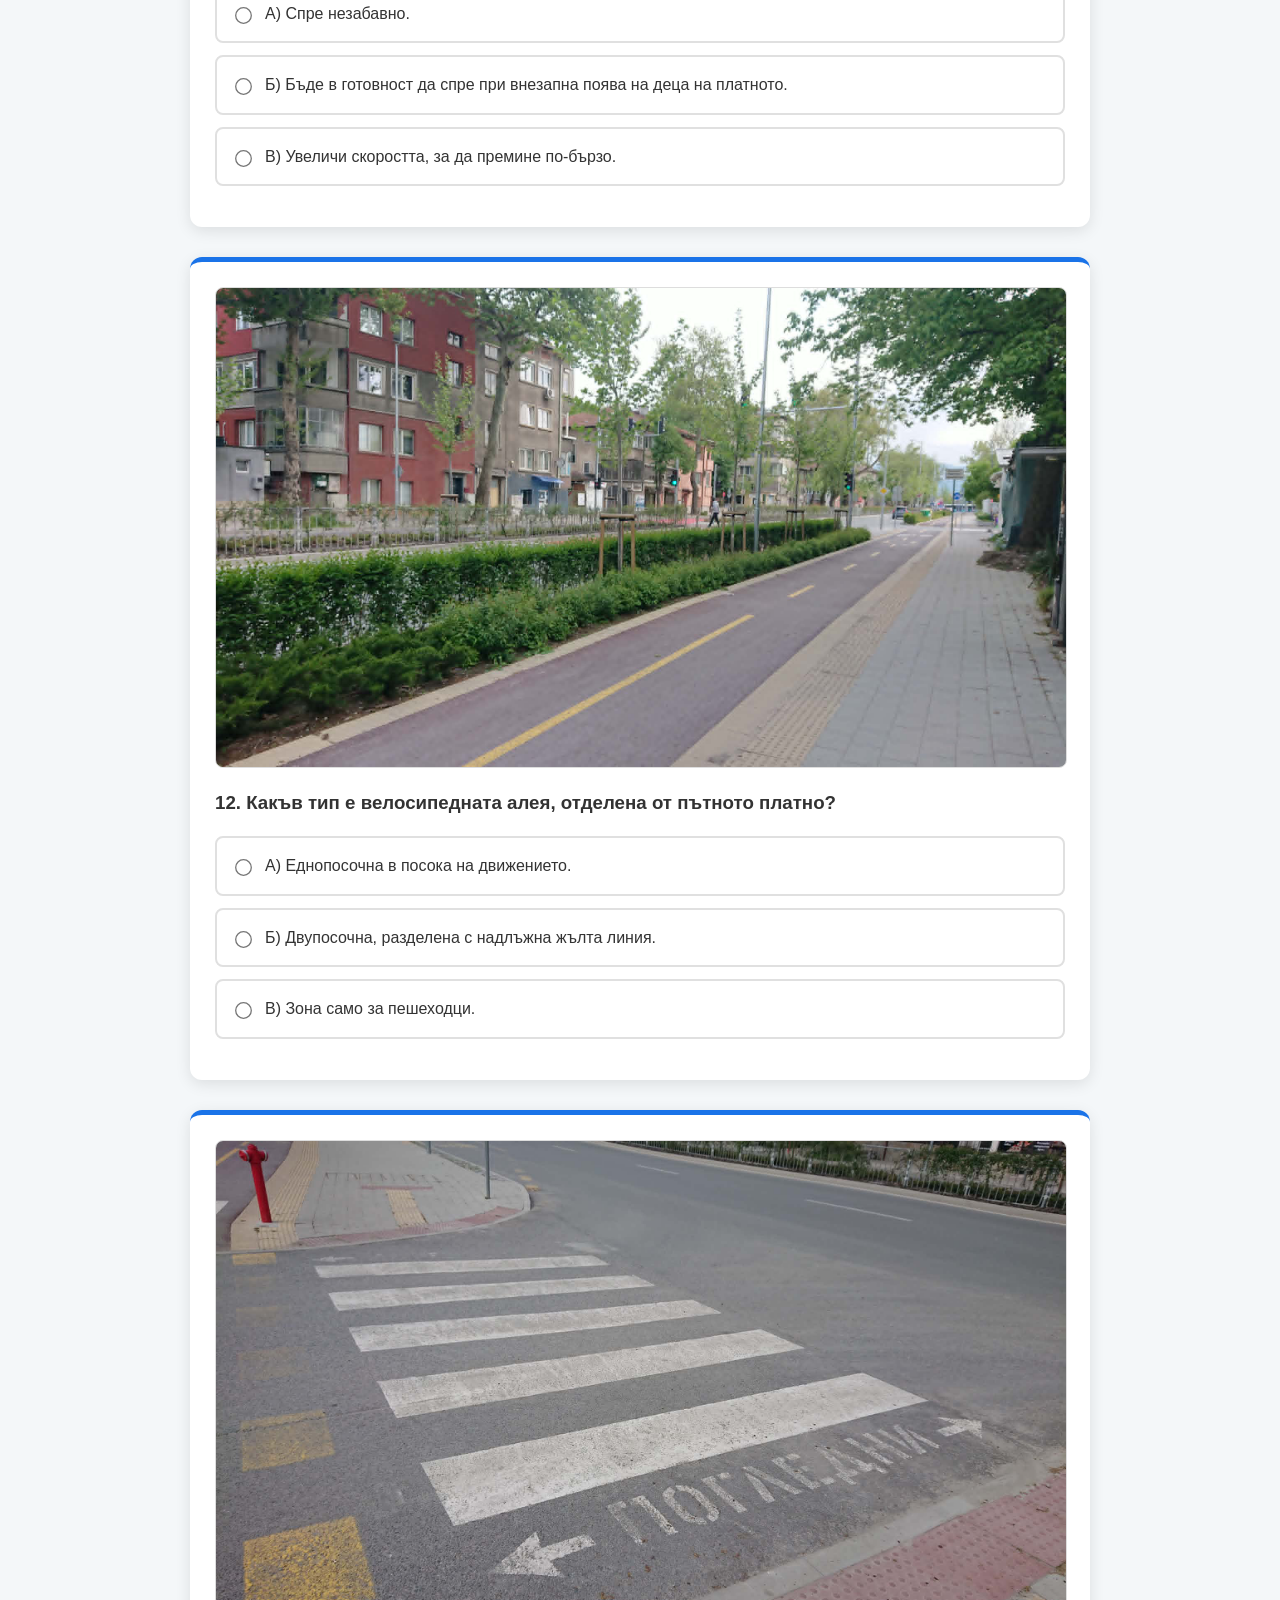
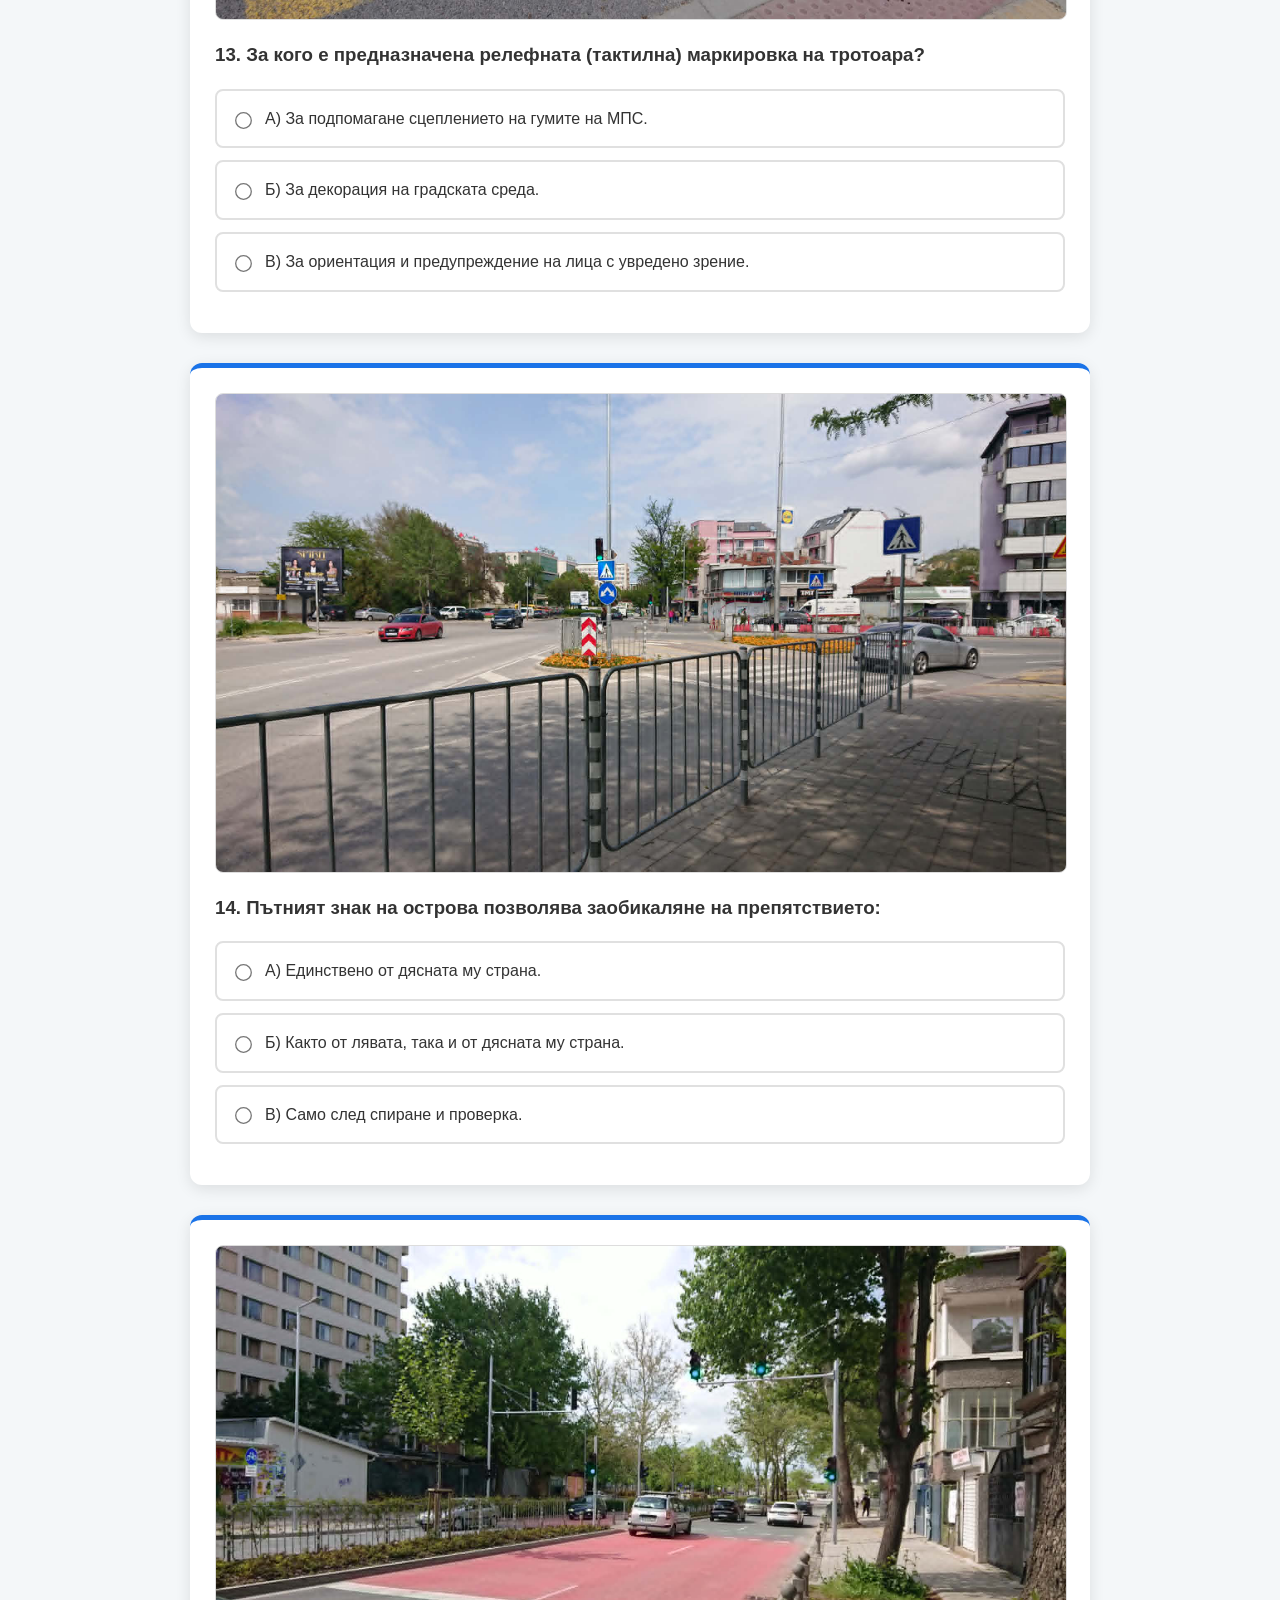
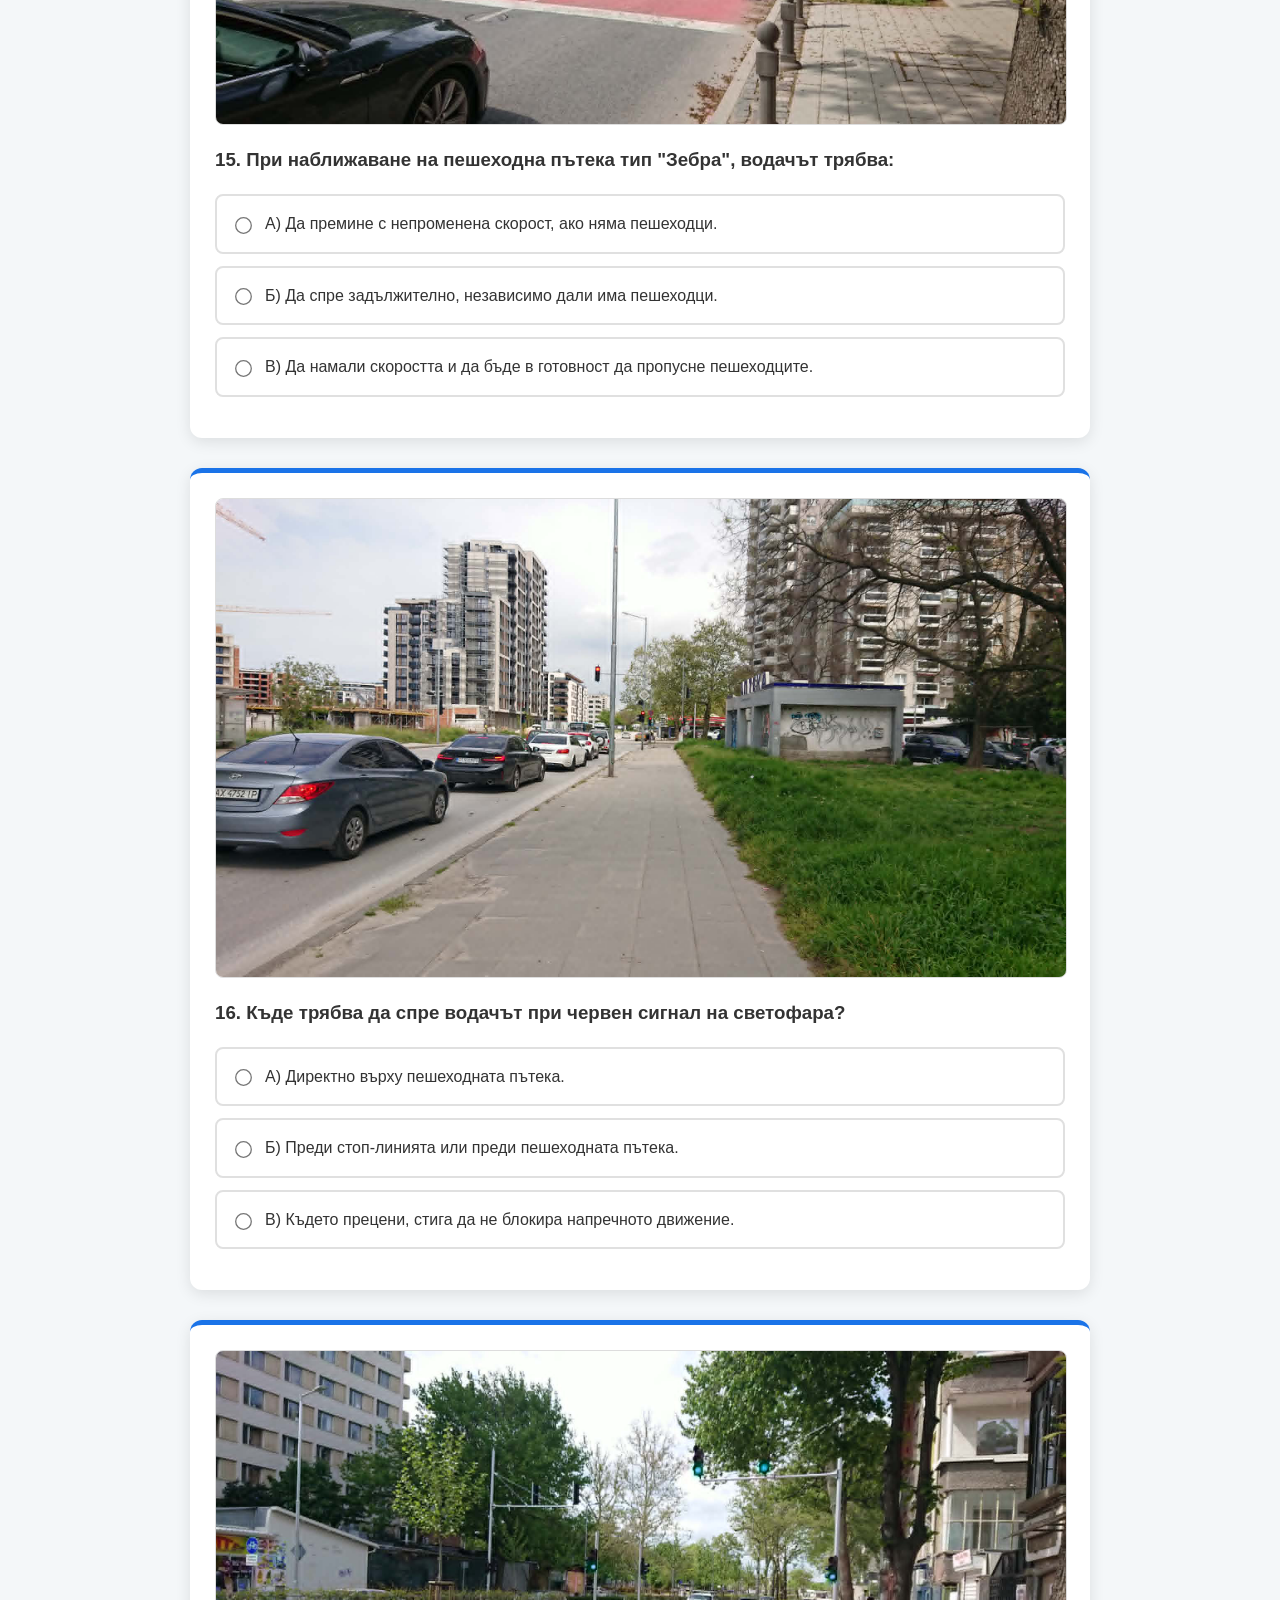
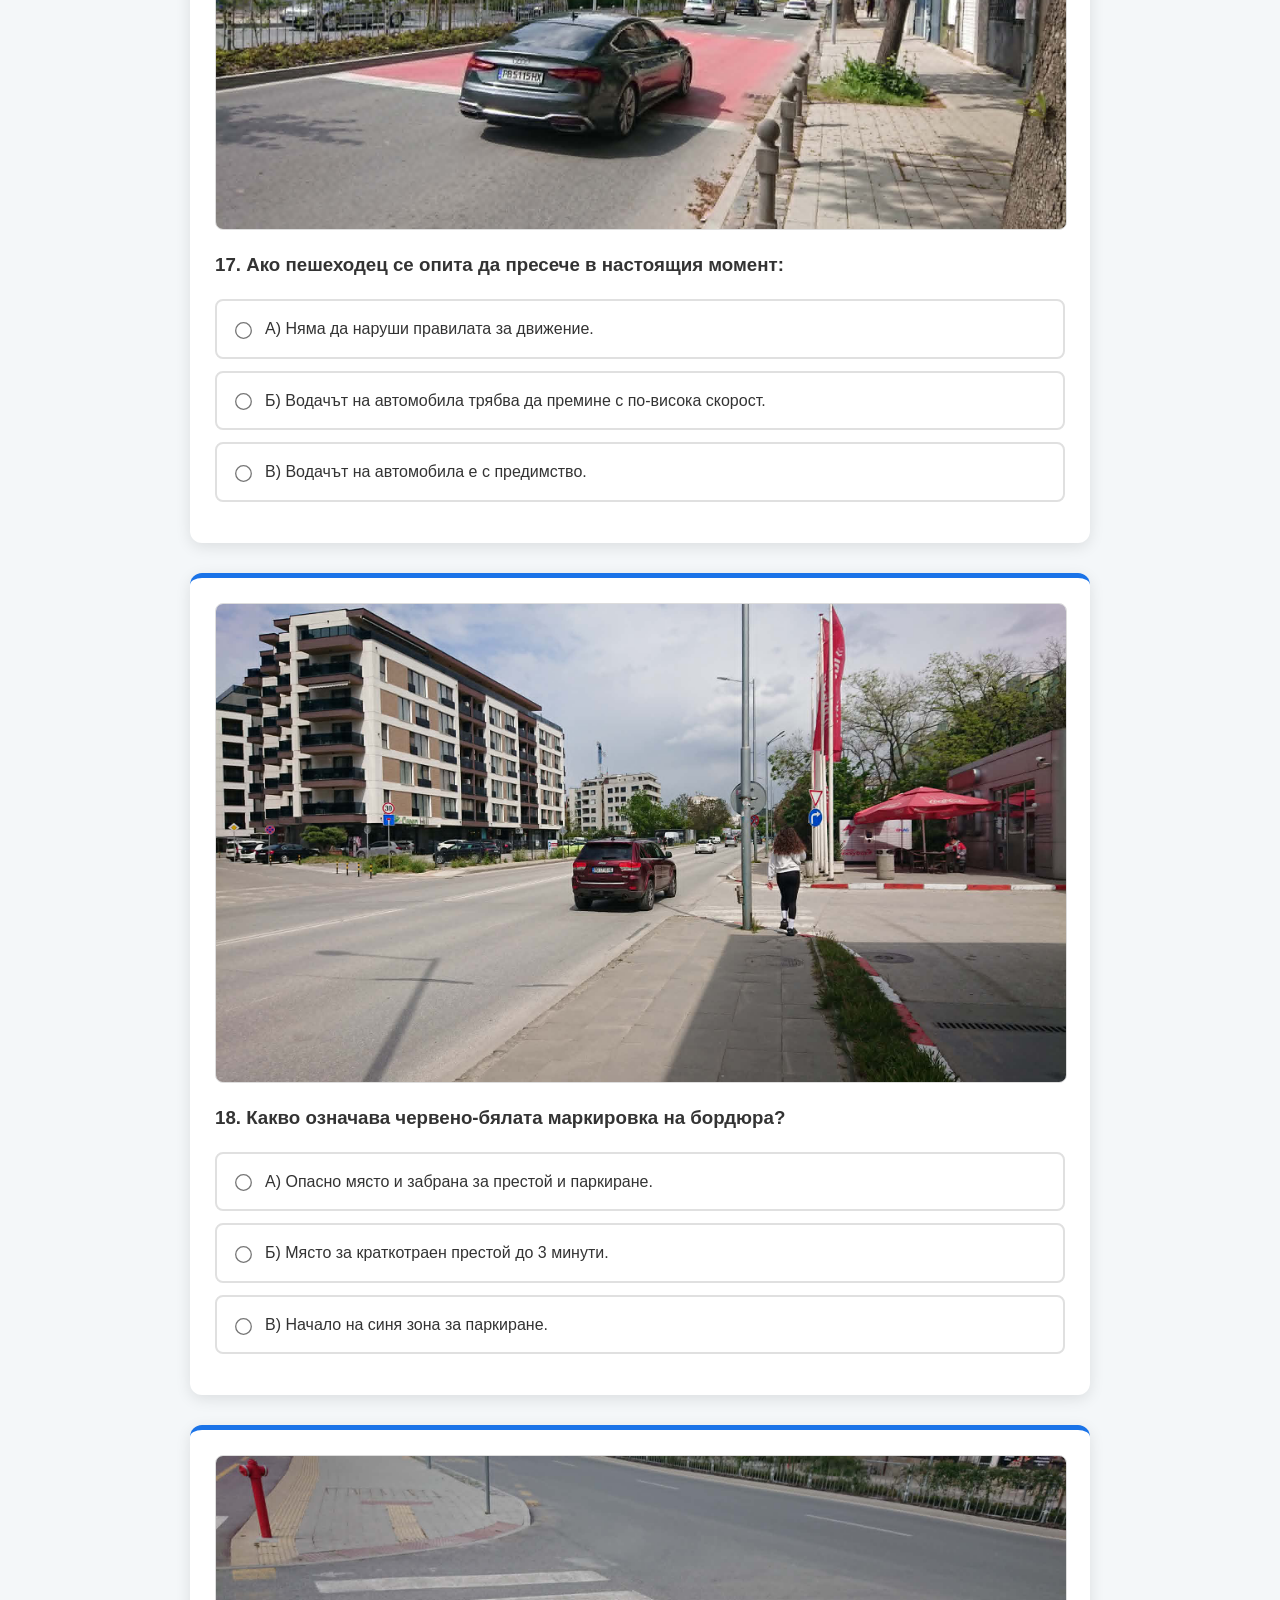
<file: real/pics_test_4.html>
<!DOCTYPE html>
<html lang="bg">
<head>
    <meta charset="UTF-8">
    <meta name="viewport" content="width=device-width, initial-scale=1.0">
    <title>Тест по БДП</title>
    <style>
        body { font-family: 'Segoe UI', Tahoma, Geneva, Verdana, sans-serif; line-height: 1.6; color: #333; max-width: 900px; margin: 0 auto; padding: 20px; background-color: #f4f7f9; }
        .question-card { background: white; border-radius: 12px; padding: 25px; margin-bottom: 30px; box-shadow: 0 4px 15px rgba(0,0,0,0.1); border-top: 5px solid #1a73e8; }
        h1 { text-align: center; color: #2c3e50; text-transform: uppercase; margin-bottom: 5px; }
        .subtitle { text-align: center; color: #7f8c8d; margin-bottom: 30px; font-weight: bold; }
        .score-box { position: fixed; top: 20px; right: 20px; z-index: 1000; background: #1a73e8; color: white; padding: 15px 25px; border-radius: 50px; font-size: 20px; font-weight: bold; display: none; box-shadow: 0 4px 10px rgba(0,0,0,0.3); }
        img { width: 100%; border-radius: 8px; margin-bottom: 20px; border: 1px solid #ddd; display: block; }
        .options { list-style: none; padding: 0; }
        .options li { background: #fff; margin-bottom: 12px; padding: 15px; border-radius: 8px; cursor: pointer; border: 2px solid #e0e0e0; display: flex; align-items: center; transition: 0.2s; }
        .options li:hover { border-color: #3498db; background-color: #f0f7ff; }
        .options li.selected { border-color: #1a73e8; background-color: #e8f0fe; }
        .options li input { margin-right: 15px; transform: scale(1.3); pointer-events: none; }
        .correct { background-color: #d4edda !important; border-color: #28a745 !important; color: #155724; font-weight: bold; }
        .wrong { background-color: #f8d7da !important; border-color: #dc3545 !important; color: #721c24; }
        .btn-container { text-align: center; margin: 50px 0; }
        #check-btn { background: #2c3e50; color: white; border: none; padding: 20px 60px; font-size: 22px; border-radius: 10px; cursor: pointer; font-weight: bold; }
        #check-btn:hover { background: #1a73e8; }
    </style>
</head>
<body>

    <h1>Тест по БДП</h1>
    <p class="subtitle"> 20 ситуации проверка на вашата интелигентност на пътя</p>
    
    <div id="score-summary" class="score-box"></div>

    <form id="quiz-form">

        <div class="question-card" data-correct="1">
            <img src="1.jpg" alt="Ситуация 1">
            <h3>1. Какво е предназначението на червената хоризонтална маркировка върху платното?</h3>
            <ul class="options">
                <li onclick="sel(this)"><input type="radio" name="q1"> А) Обозначава зона, забранена за престой и паркиране.</li>
                <li onclick="sel(this)"><input type="radio" name="q1"> Б) Помага на шофьорите да забележат зоната за пресичане от много по-далечно разстояние.</li>
                <li onclick="sel(this)"><input type="radio" name="q1"> В) Обозначава специална лента за принудително спиране.</li>
            </ul>
        </div>

        <div class="question-card" data-correct="0">
            <img src="2.jpg" alt="Ситуация 2">
            <h3>2. Разрешено ли е навлизането в насрещното платно при наличие на двойна непрекъсната линия?</h3>
            <ul class="options">
                <li onclick="sel(this)"><input type="radio" name="q2"> А) Не, пресичането ѝ от пътни превозни средства е абсолютно забранено.</li>
                <li onclick="sel(this)"><input type="radio" name="q2"> Б) Да, само за заобикаляне на спряло или повредено превозно средство.</li>
                <li onclick="sel(this)"><input type="radio" name="q2"> В) Да, за извършване на маневра "обратен завой".</li>
            </ul>
        </div>

        <div class="question-card" data-correct="1">
            <img src="3.jpg" alt="Ситуация 3">
            <h3>3. Каква дистанция трябва да поддържате при спиране в колона на светофар?</h3>
            <ul class="options">
                <li onclick="sel(this)"><input type="radio" name="q3"> А) Минимална, за да се осигури пропускателна способност на кръстовището.</li>
                <li onclick="sel(this)"><input type="radio" name="q3"> Б) Безопасна дистанция, позволяваща маневриране при необходимост.</li>
                <li onclick="sel(this)"><input type="radio" name="q3"> В) Поне една дължина на автомобила спрямо предното превозно средство.</li>
            </ul>
        </div>

        <div class="question-card" data-correct="2">
            <img src="4.jpg" alt="Ситуация 4">
            <h3>4. Имате ли право като пешеходец да пресичате платното между спрели в колона автомобили?</h3>
            <ul class="options">
                <li onclick="sel(this)"><input type="radio" name="q4"> А) Да, тъй като превозните средства са в покой.</li>
                <li onclick="sel(this)"><input type="radio" name="q4"> Б) Да, ако се движите с повишено внимание.</li>
                <li onclick="sel(this)"><input type="radio" name="q4"> В) Не, поради риск от внезапно потегляне или ограничена видимост за други участници.</li>
            </ul>
        </div>

        <div class="question-card" data-correct="1">
            <img src="5.jpg" alt="Ситуация 5">
            <h3>5. Светофарът работи в нормален режим. Трябва ли да се съобразявате със знака за предимство?</h3>
            <ul class="options">
                <li onclick="sel(this)"><input type="radio" name="q5"> А) Да, пътните знаци са с по-висок приоритет.</li>
                <li onclick="sel(this)"><input type="radio" name="q5"> Б) Не, работещият светофар отменя знаците за предимство.</li>
                <li onclick="sel(this)"><input type="radio" name="q5"> В) Да, само ако завивате наляво.</li>
            </ul>
        </div>

        <div class="question-card" data-correct="0">
            <img src="6.jpg" alt="Ситуация 6">
            <h3>6. Може ли пешеходец, движещ се в посока от белия към сивия автомобил, да пресече в настоящия момент?</h3>
            <ul class="options">
                <li onclick="sel(this)"><input type="radio" name="q6"> А) Не. Светофарът не позволява.</li>
                <li onclick="sel(this)"><input type="radio" name="q6"> Б) Да. След като преминат и другите автомобили.</li>
                <li onclick="sel(this)"><input type="radio" name="q6"> В) Да. Автомобилите са минали и е безопасно.</li>
            </ul>
        </div>

        <div class="question-card" data-correct="2">
            <img src="16.jpg" alt="Ситуация 7">
            <h3>7. Кои участници в движението имат право да преминат през пътното платно в тази ситуация?</h3>
            <ul class="options">
                <li onclick="sel(this)"><input type="radio" name="q7"> А) Автомобилите.</li>
                <li onclick="sel(this)"><input type="radio" name="q7"> Б) И пешеходците, и автомобилите.</li>
                <li onclick="sel(this)"><input type="radio" name="q7"> В) Пешеходците.</li>
            </ul>
        </div>

        <div class="question-card" data-correct="1">
            <img src="8.jpg" alt="Ситуация 8">
            <h3>8. Може ли сивият автомобил да извърши маневра завой надясно?</h3>
            <ul class="options">
                <li onclick="sel(this)"><input type="radio" name="q8"> А) Да, ако подаде ляв мигач.</li>
                <li onclick="sel(this)"><input type="radio" name="q8"> Б) Не. Движи се в неподходяща лента и това е изход от бензиностанцията.</li>
                <li onclick="sel(this)"><input type="radio" name="q8"> В) Да, ако спре и пропусне пешеходеца.</li>
            </ul>
        </div>

        <div class="question-card" data-correct="0">
            <img src="9.jpg" alt="Ситуация 9">
            <h3>9. Пътен знак "В26" ограничава скоростта до 30 км/ч. Докъде е валидна забраната?</h3>
            <ul class="options">
                <li onclick="sel(this)"><input type="radio" name="q9"> А) До следващото кръстовище или знак, който я отменя.</li>
                <li onclick="sel(this)"><input type="radio" name="q9"> Б) До 100 м после знака.</li>
                <li onclick="sel(this)"><input type="radio" name="q9"> В) Докато водачът прецени, че е безопасно.</li>
            </ul>
        </div>

        <div class="question-card" data-correct="1">
            <img src="10.jpg" alt="Ситуация 10">
            <h3>10. Колчетата, разделящи лентите за движение в двете посоки:</h3>
            <ul class="options">
                <li onclick="sel(this)"><input type="radio" name="q10"> А) Служат за декорация на пътното платно.</li>
                <li onclick="sel(this)"><input type="radio" name="q10"> Б) Се поставят с цел забрана на пресичането на разделителната зона.</li>
                <li onclick="sel(this)"><input type="radio" name="q10"> В) Обозначават зона за паркиране върху пътното платно.</li>
            </ul>
        </div>

        <div class="question-card" data-correct="1">
            <img src="15.jpg" alt="Ситуация 11">
            <h3>11. Предупредителният знак "Деца" задължава водача да:</h3>
            <ul class="options">
                <li onclick="sel(this)"><input type="radio" name="q11"> А) Спре незабавно.</li>
                <li onclick="sel(this)"><input type="radio" name="q11"> Б) Бъде в готовност да спре при внезапна поява на деца на платното.</li>
                <li onclick="sel(this)"><input type="radio" name="q11"> В) Увеличи скоростта, за да премине по-бързо.</li>
            </ul>
        </div>

        <div class="question-card" data-correct="1">
            <img src="17.jpg" alt="Ситуация 12">
            <h3>12. Какъв тип е велосипедната алея, отделена от пътното платно?</h3>
            <ul class="options">
                <li onclick="sel(this)"><input type="radio" name="q12"> А) Еднопосочна в посока на движението.</li>
                <li onclick="sel(this)"><input type="radio" name="q12"> Б) Двупосочна, разделена с надлъжна жълта линия.</li>
                <li onclick="sel(this)"><input type="radio" name="q12"> В) Зона само за пешеходци.</li>
            </ul>
        </div>

        <div class="question-card" data-correct="2">
            <img src="18.jpg" alt="Ситуация 13">
            <h3>13. За кого е предназначена релефната (тактилна) маркировка на тротоара?</h3>
            <ul class="options">
                <li onclick="sel(this)"><input type="radio" name="q13"> А) За подпомагане сцеплението на гумите на МПС.</li>
                <li onclick="sel(this)"><input type="radio" name="q13"> Б) За декорация на градската среда.</li>
                <li onclick="sel(this)"><input type="radio" name="q13"> В) За ориентация и предупреждение на лица с увредено зрение.</li>
            </ul>
        </div>

        <div class="question-card" data-correct="1">
            <img src="20.jpg" alt="Ситуация 14">
            <h3>14. Пътният знак на острова позволява заобикаляне на препятствието:</h3>
            <ul class="options">
                <li onclick="sel(this)"><input type="radio" name="q14"> А) Единствено от дясната му страна.</li>
                <li onclick="sel(this)"><input type="radio" name="q14"> Б) Както от лявата, така и от дясната му страна.</li>
                <li onclick="sel(this)"><input type="radio" name="q14"> В) Само след спиране и проверка.</li>
            </ul>
        </div>

        <div class="question-card" data-correct="2">
            <img src="21.jpg" alt="Ситуация 15">
            <h3>15. При наближаване на пешеходна пътека тип "Зебра", водачът трябва:</h3>
            <ul class="options">
                <li onclick="sel(this)"><input type="radio" name="q15"> А) Да премине с непроменена скорост, ако няма пешеходци.</li>
                <li onclick="sel(this)"><input type="radio" name="q15"> Б) Да спре задължително, независимо дали има пешеходци.</li>
                <li onclick="sel(this)"><input type="radio" name="q15"> В) Да намали скоростта и да бъде в готовност да пропусне пешеходците.</li>
            </ul>
        </div>

        <div class="question-card" data-correct="1">
            <img src="22.jpg" alt="Ситуация 16">
            <h3>16. Къде трябва да спре водачът при червен сигнал на светофара?</h3>
            <ul class="options">
                <li onclick="sel(this)"><input type="radio" name="q16"> А) Директно върху пешеходната пътека.</li>
                <li onclick="sel(this)"><input type="radio" name="q16"> Б) Преди стоп-линията или преди пешеходната пътека.</li>
                <li onclick="sel(this)"><input type="radio" name="q16"> В) Където прецени, стига да не блокира напречното движение.</li>
            </ul>
        </div>

        <div class="question-card" data-correct="2">
            <img src="1.jpg" alt="Ситуация 17">
            <h3>17. Ако пешеходец се опита да пресече в настоящия момент:</h3>
            <ul class="options">
                <li onclick="sel(this)"><input type="radio" name="q17"> А) Няма да наруши правилата за движение.</li>
                <li onclick="sel(this)"><input type="radio" name="q17"> Б) Водачът на автомобила трябва да премине с по-висока скорост.</li>
                <li onclick="sel(this)"><input type="radio" name="q17"> В) Водачът на автомобила е с предимство.</li>
            </ul>
        </div>

        <div class="question-card" data-correct="0">
            <img src="9.jpg" alt="Ситуация 18">
            <h3>18. Какво означава червено-бялата маркировка на бордюра?</h3>
            <ul class="options">
                <li onclick="sel(this)"><input type="radio" name="q18"> А) Опасно място и забрана за престой и паркиране.</li>
                <li onclick="sel(this)"><input type="radio" name="q18"> Б) Място за краткотраен престой до 3 минути.</li>
                <li onclick="sel(this)"><input type="radio" name="q18"> В) Начало на синя зона за паркиране.</li>
            </ul>
        </div>

        <div class="question-card" data-correct="0">
            <img src="18.jpg" alt="Ситуация 19">
            <h3>19. Какво трябва да направи пешеходецът съгласно надписа "ПОГЛЕДНИ" на асфалта?</h3>
            <ul class="options">
                <li onclick="sel(this)"><input type="radio" name="q19"> А) Да се огледа активно наляво и надясно преди пресичане.</li>
                <li onclick="sel(this)"><input type="radio" name="q19"> Б) Да спре и да изчака автомобилите да спрат напълно.</li>
                <li onclick="sel(this)"><input type="radio" name="q19"> В) Да гледа в земята, докато пресича.</li>
            </ul>
        </div>

        <div class="question-card" data-correct="1">
            <img src="20.jpg" alt="Ситуация 20">
            <h3>20. Предпазната ограда (парапет) на тротоара или острова има за цел:</h3>
            <ul class="options">
                <li onclick="sel(this)"><input type="radio" name="q20"> А) Да служи за опора на чакащите пешеходци.</li>
                <li onclick="sel(this)"><input type="radio" name="q20"> Б) Да не позволява пресичане на платното на нерегламентирани места.</li>
                <li onclick="sel(this)"><input type="radio" name="q20"> В) Да предпазва автомобилите от удар в пешеходците.</li>
            </ul>
        </div>

        <div class="btn-container">
            <button type="button" id="check-btn" onclick="processResults()">ПРОВЕРИ РЕЗУЛТАТИТЕ</button>
        </div>
    </form>

    <script>
        function sel(li) {
            let items = li.parentElement.querySelectorAll('li');
            items.forEach(i => {
                i.classList.remove('selected');
                i.querySelector('input').checked = false;
            });
            li.classList.add('selected');
            li.querySelector('input').checked = true;
        }

        function processResults() {
            let cards = document.querySelectorAll('.question-card');
            let score = 0;

            cards.forEach(card => {
                let correctIdx = parseInt(card.getAttribute('data-correct'));
                let options = card.querySelectorAll('li');
                let selected = card.querySelector('li.selected');

                options[correctIdx].classList.add('correct');

                if (selected) {
                    let optionsArr = Array.from(options);
                    let selectedIdx = optionsArr.indexOf(selected);
                    if (selectedIdx === correctIdx) {
                        score++;
                    } else {
                        selected.classList.add('wrong');
                    }
                }
            });

            let summary = document.getElementById('score-summary');
            summary.style.display = 'block';
            summary.innerHTML = `Резултат: ${score} / 20`;
            
            if (score >= 18) summary.style.background = "#28a745";
            else if (score >= 15) summary.style.background = "#ffc107";
            else summary.style.background = "#dc3545";

            window.scrollTo({ top: 0, behavior: 'smooth' });
        }
    </script>
</body>
</html>
</file>
<file: style.css>
:root {
    --primary-blue: #0E067D;
    --accent-blue: #0E067D;
    --white: #ffffff;
}

/* RESET */
* {
    box-sizing: border-box;
    margin: 0;
    padding: 0;
    font-family: "Segoe UI", Arial, sans-serif;
}

/* BODY */
body {
    background: var(--primary-blue);
    display: flex;
    justify-content: center; /* хоризонтално центриране */
    align-items: flex-start; /* започва отгоре */
    min-height: 100vh;
    padding: 20px 0;
}

/* CONTAINER - еднакъв за всички страници */
.container {
    background: var(--white);
    padding: 25px;
    border-radius: 20px;
    width: 90%;
    max-width: 500px;
    min-height: 500px; /* фиксирана минимална височина */
    box-shadow: 0 10px 25px rgba(0,0,0,0.15);
    text-align: center;
    margin-top: 20px;
    display: flex;
    flex-direction: column;
    justify-content: flex-start; /* съдържанието започва отгоре */
}

/* HEADINGS */
h1, h2 {
    color: var(--primary-blue);
    margin-bottom: 12px;
    font-size: 2rem;
}

/* PARAGRAPHS */
p {
    color: #333;
    margin-bottom: 20px;
}

/* NAVIGATION (Начало / Картинки / Текст / Азбука / За проекта) */
.nav {
    display: flex;
    justify-content: center;
    gap: 12px;
    flex-wrap: wrap;
    margin-bottom: 20px;
    min-height: 50px;
}

.nav .btn {
    background: var(--primary-blue);
    color: var(--white);
    padding: 10px 20px;
    border-radius: 30px;
    text-decoration: none;
    font-size: 1rem;
    transition: 0.2s;
    white-space: nowrap;
}

.nav .btn:hover {
    transform: translateY(-2px);
    box-shadow: 0 6px 14px rgba(0,0,0,0.25);
}

/* TEXTAREA (text.html) */
textarea {
    width: 100%;
    height: 120px;
    padding: 14px;
    font-size: 16px;
    border-radius: 15px;
    border: 2px solid #d0e6ff;
    resize: none;
    outline: none;
    box-shadow: inset 0 2px 6px rgba(0,0,0,0.08);
    background: var(--white);
    margin-bottom: 16px;
    transition: all 0.3s ease;
}

textarea:focus {
    border-color: #7eaaf2;
    box-shadow: 0 0 0 3px rgba(126,170,242,0.3);
}

/* BUTTONS (text.html и grid) */
button {
    width: 100%;
    background: var(--primary-blue);
    color: var(--white);
    font-size: 16px;
    padding: 12px;
    border-radius: 30px;
    border: none;
    cursor: pointer;
    box-shadow: 0 6px 15px rgba(0,0,0,0.15);
    transition: transform 0.2s ease, box-shadow 0.2s ease;
    margin-bottom: 20px;
}

button:hover {
    transform: translateY(-2px);
    box-shadow: 0 10px 20px rgba(0,0,0,0.2);
}

button:active {
    transform: scale(0.97);
}

/* GRID (Азбука / Картинки) */
.grid {
    display: grid;
    grid-template-columns: repeat(auto-fill, 160px);
    justify-content: center;
    gap: 16px;
}

.image-card {
    width: 160px;
    height: 180px;
    background: #f7fbff;
    border-radius: 18px;
    padding: 18px;
    box-shadow: 0 6px 14px rgba(0,0,0,0.15);
    cursor: pointer;
    transition: 0.2s;
    display: flex;
    flex-direction: column;
    align-items: center;
    justify-content: center;
}

.image-card:hover {
    transform: scale(1.05);
    background: var(--primary-blue);
}

.image-card:hover span {
    color: white;
}

.image-card img {
    width: 80px;
    height: 80px;
    object-fit: contain;
}

.image-card span {
    margin-top: 10px;
    font-size: 22px;
    font-weight: 600;
    color: var(--primary-blue);
    text-align: center;
}

/* MOBILE */
@media (max-width: 480px) {
    .container {
        width: 95%;
        padding: 16px;
        min-height: 450px; /* малко по-малка височина на телефон */
    }

    h1, h2 {
        font-size: 1.5rem;
    }

    textarea {
        height: 100px;
        font-size: 14px;
    }

    button {
        font-size: 14px;
        padding: 10px;
    }

    .nav .btn {
        font-size: 13px;
        padding: 6px 12px;
    }

    .grid {
        grid-template-columns: repeat(auto-fill, 120px);
        gap: 12px;
    }

    .image-card {
        width: 120px;
        height: 150px;
        padding: 14px;
    }

    .image-card img {
        width: 60px;
        height: 60px;
    }

    .image-card span {
        font-size: 16px;
    }
}
</file>
